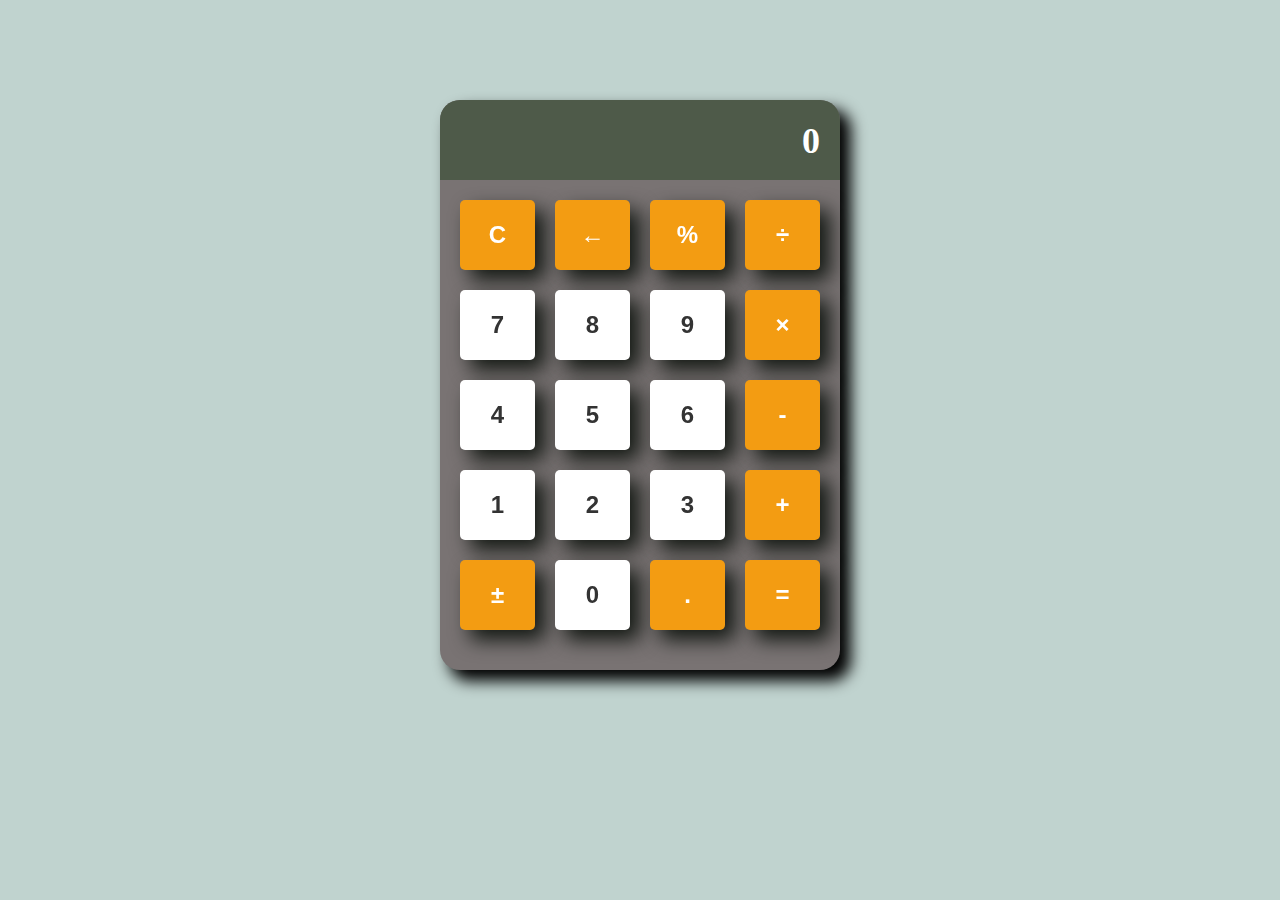
<file: CALCULATOR/index.html>
<!DOCTYPE html>
<html>
  <head>
    <meta charset="UTF-8">
    <title>CALCULATOR</title>
    <link rel="stylesheet" type="text/css" href="style.css">
  </head>
  <body>
    <div id="calculator">
      <div class="display">0</div>
      <div class="buttons">
        <button class="operator" value="clear">C</button>
        <button class="operator" value="backspace">&larr;</button>
        <button class="operator" value="%">%</button>
        <button class="operator" value="/">&divide;</button>
        <button value="7">7</button>
        <button value="8">8</button>
        <button value="9">9</button>
        <button class="operator" value="*">&times;</button>
        <button value="4">4</button>
        <button value="5">5</button>
        <button value="6">6</button>
        <button class="operator" value="-">-</button>
        <button value="1">1</button>
        <button value="2">2</button>
        <button value="3">3</button>
        <button class="operator" value="+">+</button>
        <button class="operator" value="+/-">&plusmn;</button>
        <button value="0">0</button>
        <button class="operator" value=".">.</button>
        <button class="operator" value="=">=</button>
      </div>
    </div>
  </body>
  <script src="script.js"></script>
</html>
</file>
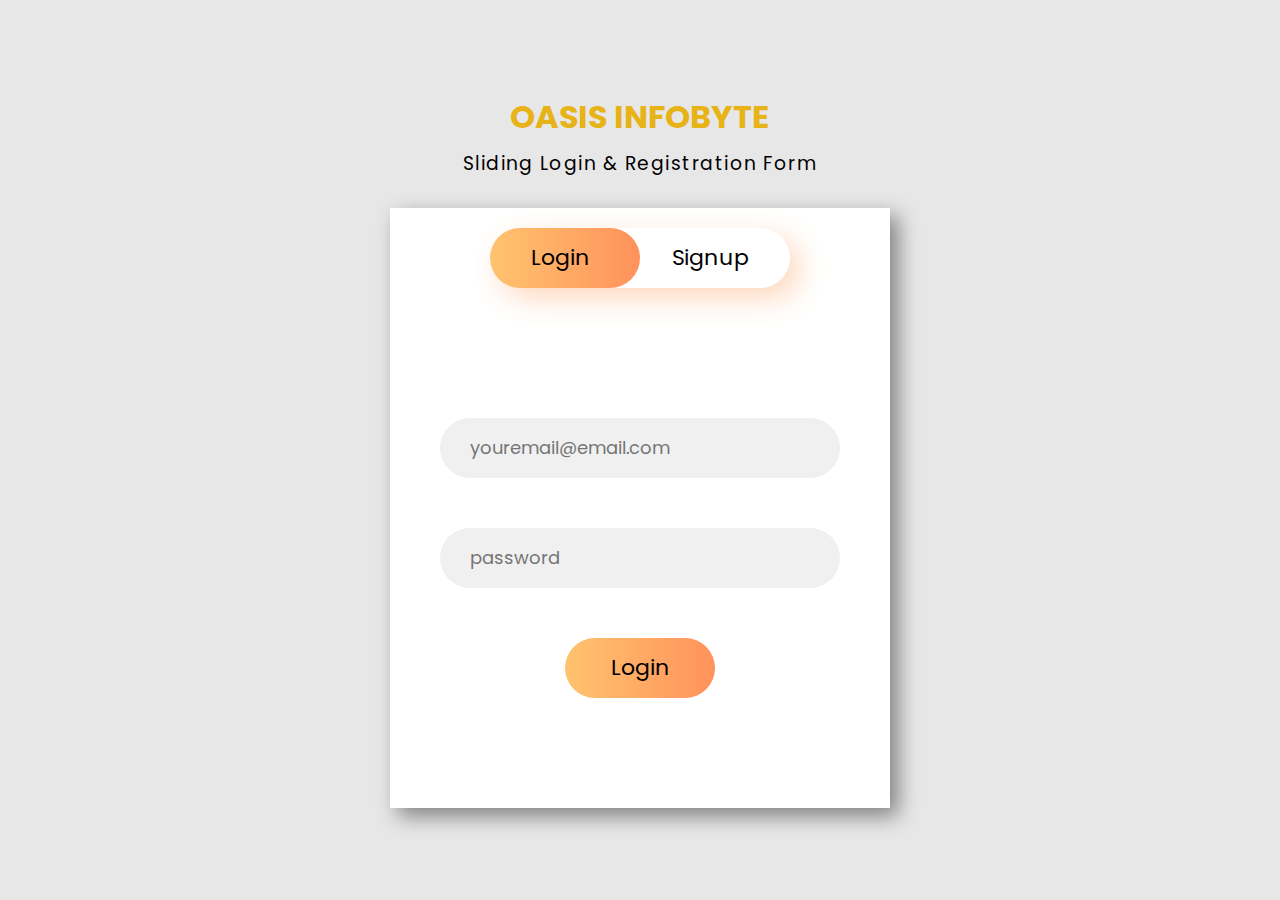
<file: LOGIN AUTHENTICATION/index.html>
<!DOCTYPE html>
<html lang="en">
<head>
	<meta charset="UTF-8">
	<meta name="viewport"
		content="width=device-width, 
						initial-scale=1.0">
	<title>OASIS LOGIN PAGE</title>
	<link rel="stylesheet"
		href="style.css">
</head>

<body>
	<header>
		<h1 class="heading">OASIS INFOBYTE</h1>
		<h3 class="title">Sliding Login & Registration Form</h3>
	</header>

	<!-- container div -->
	<div class="container">

		<!-- upper button section to select
			the login or signup form -->
		<div class="slider"></div>
		<div class="btn">
			<button class="login">Login</button>
			<button class="signup">Signup</button>
		</div>

		<!-- Form section that contains the
			login and the signup form -->
		<div class="form-section">

			<!-- login form -->
			<div class="login-box">
				<input type="email"
					class="email ele"
					placeholder="youremail@email.com">
				<input type="password"
					class="password ele"
					placeholder="password">
				<button class="clkbtn">Login</button>
			</div>

			<!-- signup form -->
			<div class="signup-box">
				<input type="text"
					class="name ele"
					placeholder="Enter your name">
				<input type="email"
					class="email ele"
					placeholder="youremail@email.com">
				<input type="password"
					class="password ele"
					placeholder="password">
				<input type="password"
					class="password ele"
					placeholder="Confirm password">
				<button class="clkbtn">Signup</button>
			</div>
		</div>
	</div>
	<script src="script.js"></script>
</body>
</html>
</file>
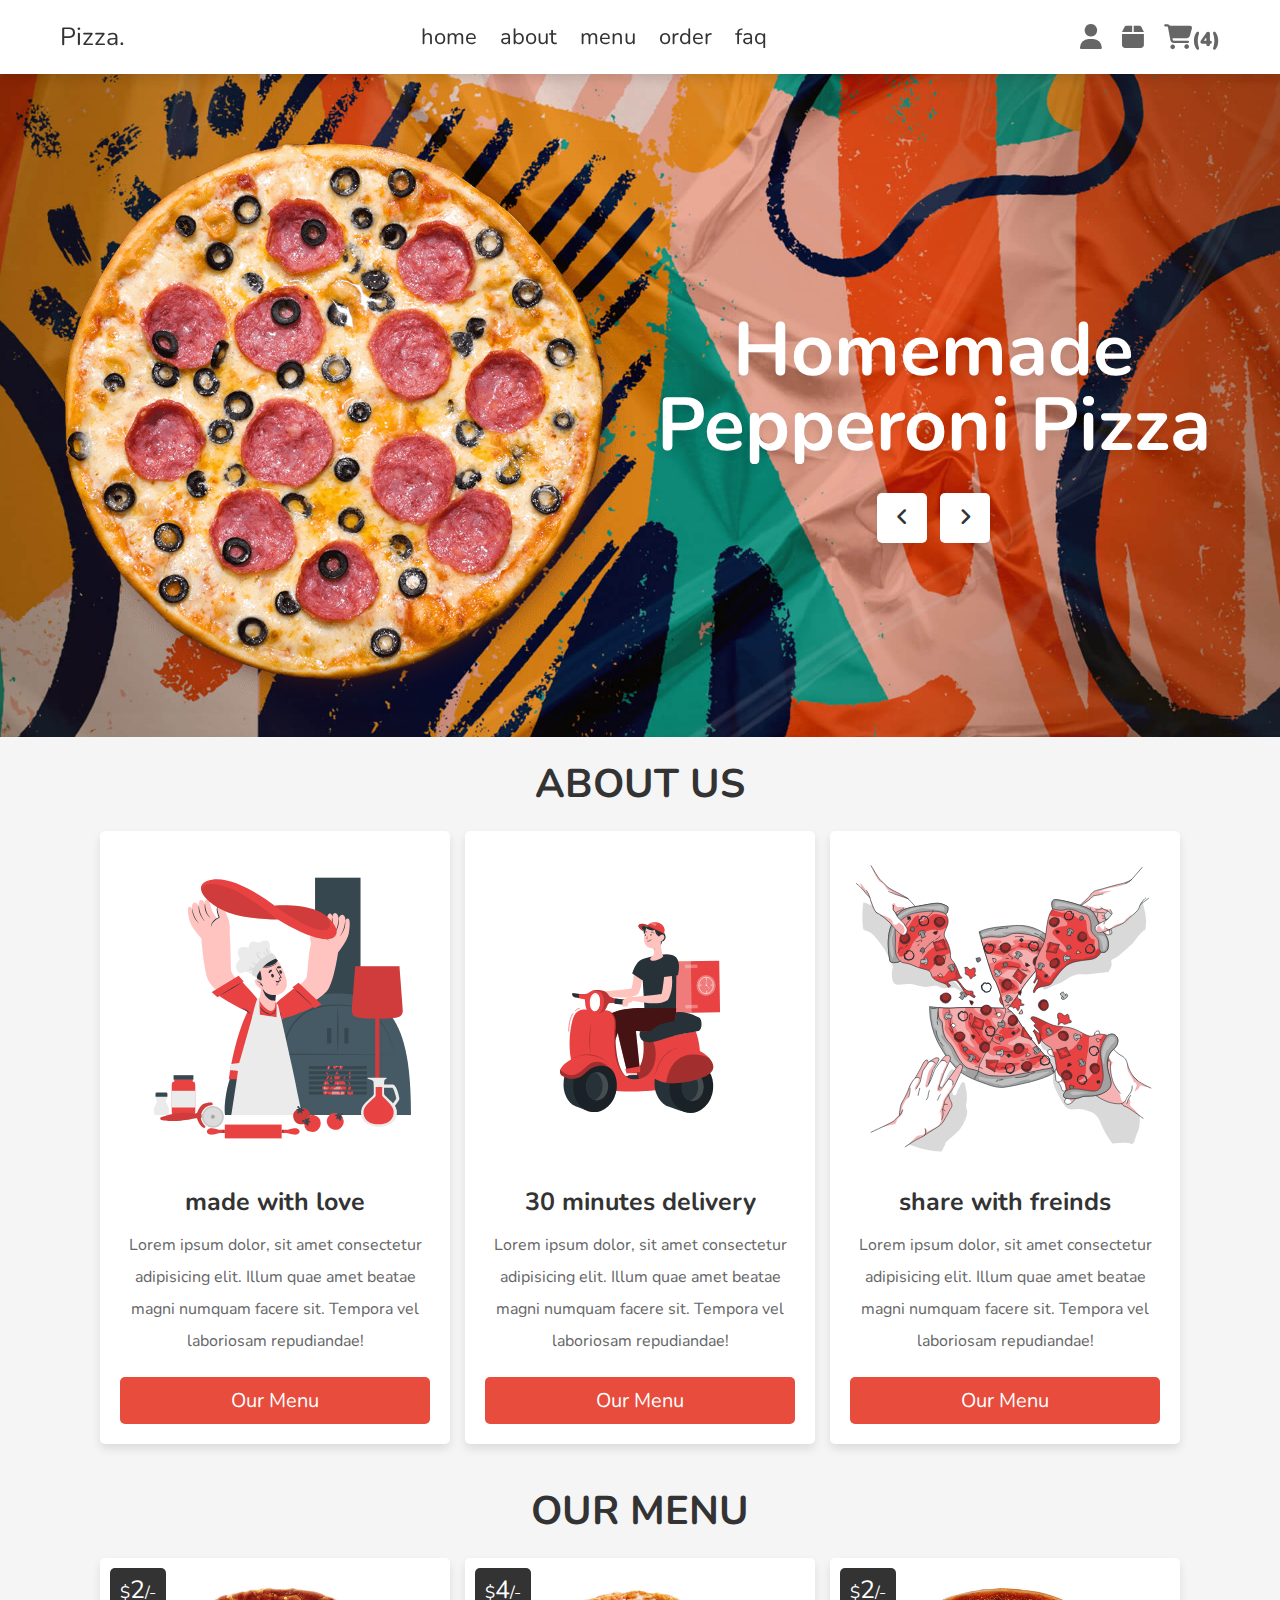
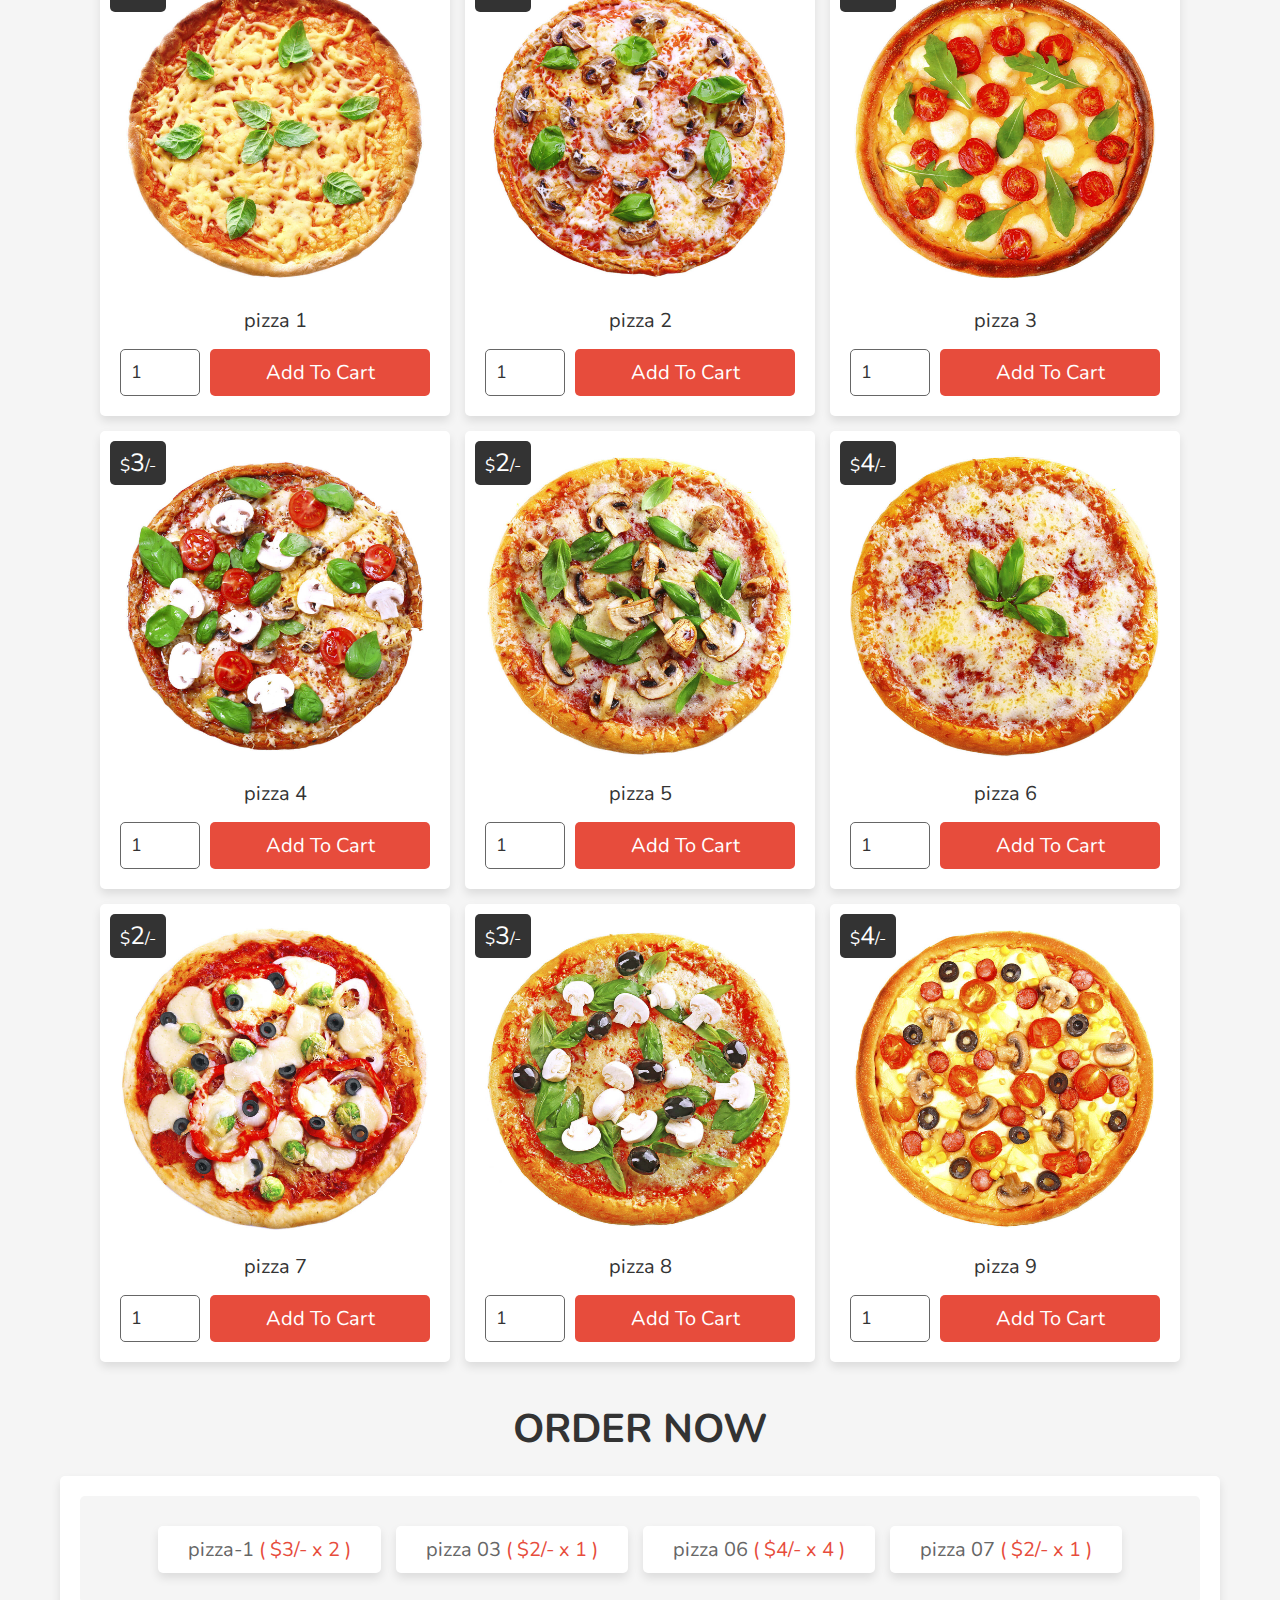
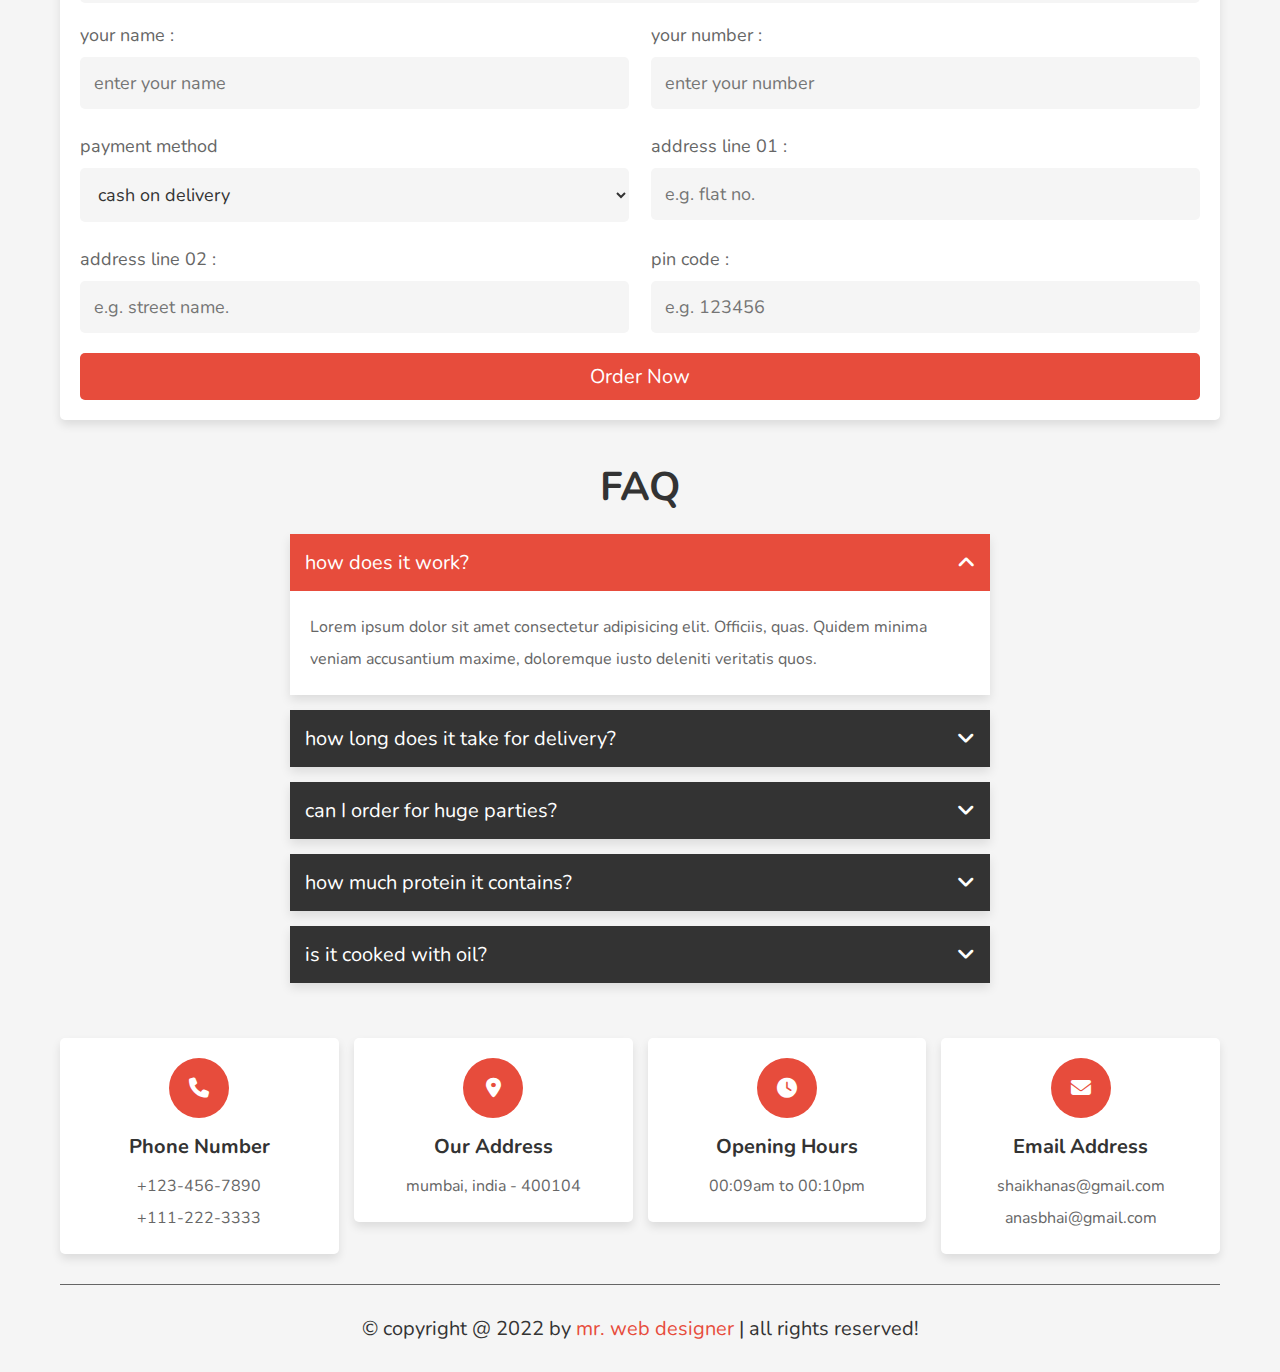
<file: PIZZA DELIVERY WEBSITE/index.html>
<!DOCTYPE html>
<html lang="en">
<head>
   <meta charset="UTF-8">
   <meta http-equiv="X-UA-Compatible" content="IE=edge">
   <meta name="viewport" content="width=device-width, initial-scale=1.0">
   <title>Complete Responsive Pizza Shop Website Design</title>

   <!-- font awesome cdn link  -->
   <link rel="stylesheet" href="https://cdnjs.cloudflare.com/ajax/libs/font-awesome/6.1.1/css/all.min.css">

   <!-- custom css file link  -->
   <link rel="stylesheet" href="css/style.css">

</head>
<body>
   
<!-- header section starts  -->

<header class="header">

   <section class="flex">

      <a href="#home" class="logo">Pizza.</a>

      <nav class="navbar">
         <a href="#home">home</a>
         <a href="#about">about</a>
         <a href="#menu">menu</a>
         <a href="#order">order</a>
         <a href="#faq">faq</a>
      </nav>

      <div class="icons">
         <div id="menu-btn" class="fas fa-bars"></div>
         <div id="user-btn" class="fas fa-user"></div>
         <div id="order-btn" class="fas fa-box"></div>
         <div id="cart-btn" class="fas fa-shopping-cart"><span>(4)</span></div>
      </div>

   </section>

</header>

<!-- header section ends -->

<div class="user-account">

   <section>

      <div id="close-account"><span>close</span></div>

      <div class="user">
         <p><span>you are not logged in now!</span></p>
      </div>

      <div class="display-orders">
         <p>pizza-1 <span>( $3/- x 2 )</span></p>
         <p>pizza 03 <span>( $2/- x 1 )</span></p>
         <p>pizza 06 <span>( $4/- x 4 )</span></p>
         <p>pizza 07 <span>( $2/- x 1 )</span></p>
      </div>

      <div class="flex">

         <form action="" method="post">
            <h3>login now</h3>
            <input type="email" name="email" required class="box" placeholder="enter your email" maxlength="50">
            <input type="password" name="pass" required class="box" placeholder="enter your password" maxlength="20">
            <input type="submit" value="login now" name="login" class="btn">
         </form>

         <form action="" method="post">
            <h3>register now</h3>
            <input type="text" name="name" required class="box" placeholder="enter your name" maxlength="20">
            <input type="email" name="email" required class="box" placeholder="enter your email" maxlength="50">
            <input type="password" name="pass" required class="box" placeholder="enter your password" maxlength="20">
            <input type="password" name="cpass" required class="box" placeholder="confirm your password" maxlength="20">
            <input type="submit" value="register now" name="register" class="btn">
         </form>

      </div>

   </section>

</div>

<div class="my-orders">

   <section>

      <div id="close-orders"><span>close</span></div>

      <h3 class="title"> my orders </h3>

      <div class="box">
         <p>placed on : <span>06/04/2022</span> </p>
         <p>name : <span>shaikh anas</span> </p>
         <p>number : <span>1234567890</span></p>
         <p>address : <span>flat no. 123, bulding no. 2, jogeshwari, mumbai, india - 400104</span></p>
         <p>payment method : <span>cash on delivery</span></p>
         <p>your orders : <span>pizza 01 $3/- x 2, pizza 03 $2/- x 1, pizza 06 $4/- x 4, pizza 07, $2/- x 1</span></p>
         <p>total price : <span>$11/-</span></p>
         <p>payment status : <span style="color: var(--red);">pending</span> </p>
      </div>

      <div class="box">
         <p>placed on : <span>06/04/2022</span> </p>
         <p>name : <span>shaikh anas</span> </p>
         <p>number : <span>1234567890</span></p>
         <p>address : <span>flat no. 123, bulding no. 2, jogeshwari, mumbai, india - 400104</span></p>
         <p>payment method : <span>cash on delivery</span></p>
         <p>your orders : <span>pizza 01 $3/- x 2, pizza 03 $2/- x 1, pizza 06 $4/- x 4, pizza 07, $2/- x 1</span></p>
         <p>total price : <span>$11/-</span></p>
         <p>payment status : <span style="color: var(--red);">pending</span> </p>
      </div>

   </section>

</div>

<div class="shopping-cart">

   <section>

      <div id="close-cart"><span>close</span></div>

      <div class="box">
         <a href="#" class="fas fa-times"></a>
         <img src="images/pizza-1.jpg" alt="">
         <div class="content">
            <p>pizza-1 <span>( $3/- x 2 )</span></p>
            <form action="" method="post">
               <input type="number" class="qty" name="qty" min="1" value="2" max="100">
               <button type="submit" class="fas fa-edit" name="update_qty"></button>
            </form>
         </div>
      </div>

      <div class="box">
         <a href="#" class="fas fa-times"></a>
         <img src="images/pizza-3.jpg" alt="">
         <div class="content">
            <p>pizza-3 <span>( $2/- x 1 )</span></p>
            <form action="" method="post">
               <input type="number" class="qty" name="qty" min="1" value="1" max="100">
               <button type="submit" class="fas fa-edit" name="update_qty"></button>
            </form>
         </div>
      </div>

      <div class="box">
         <a href="#" class="fas fa-times"></a>
         <img src="images/pizza-6.jpg" alt="">
         <div class="content">
            <p>pizza-6 <span>( $4/- x 2 )</span></p>
            <form action="" method="post">
               <input type="number" class="qty" name="qty" min="1" value="2" max="100">
               <button type="submit" class="fas fa-edit" name="update_qty"></button>
            </form>
         </div>
      </div>

      <div class="box">
         <a href="#" class="fas fa-times"></a>
         <img src="images/pizza-7.jpg" alt="">
         <div class="content">
            <p>pizza-7 <span>( $2/- x 1 )</span></p>
            <form action="" method="post">
               <input type="number" class="qty" name="qty" min="1" value="1" max="100">
               <button type="submit" class="fas fa-edit" name="update_qty"></button>
            </form>
         </div>
      </div>

      <a href="#order" class="btn">order now</a>

   </section>

</div>

<div class="home-bg">

   <section class="home" id="home">

      <div class="slide-container">

         <div class="slide active">
            <div class="image">
               <img src="images/home-img-1.png" alt="">
            </div>
            <div class="content">
               <h3>homemade Pepperoni Pizza</h3>
               <div class="fas fa-angle-left" onclick="prev()"></div>
               <div class="fas fa-angle-right" onclick="next()"></div>
            </div>
         </div>

         <div class="slide">
            <div class="image">
               <img src="images/home-img-2.png" alt="">
            </div>
            <div class="content">
               <h3>Pizza With Mushrooms</h3>
               <div class="fas fa-angle-left" onclick="prev()"></div>
               <div class="fas fa-angle-right" onclick="next()"></div>
            </div>
         </div>

         <div class="slide">
            <div class="image">
               <img src="images/home-img-3.png" alt="">
            </div>
            <div class="content">
               <h3>Mascarpone And Mushrooms</h3>
               <div class="fas fa-angle-left" onclick="prev()"></div>
               <div class="fas fa-angle-right" onclick="next()"></div>
            </div>
         </div>

      </div>

   </section>

</div>

<!-- about section starts  -->

<section class="about" id="about">

   <h1 class="heading">about us</h1>

   <div class="box-container">

      <div class="box">
         <img src="images/about-1.svg" alt="">
         <h3>made with love</h3>
         <p>Lorem ipsum dolor, sit amet consectetur adipisicing elit. Illum quae amet beatae magni numquam facere sit. Tempora vel laboriosam repudiandae!</p>
         <a href="#menu" class="btn">our menu</a>
      </div>

      <div class="box">
         <img src="images/about-2.svg" alt="">
         <h3>30 minutes delivery</h3>
         <p>Lorem ipsum dolor, sit amet consectetur adipisicing elit. Illum quae amet beatae magni numquam facere sit. Tempora vel laboriosam repudiandae!</p>
         <a href="#menu" class="btn">our menu</a>
      </div>

      <div class="box">
         <img src="images/about-3.svg" alt="">
         <h3>share with freinds</h3>
         <p>Lorem ipsum dolor, sit amet consectetur adipisicing elit. Illum quae amet beatae magni numquam facere sit. Tempora vel laboriosam repudiandae!</p>
         <a href="#menu" class="btn">our menu</a>
      </div>

   </div>

</section>

<!-- about section ends -->

<!-- menu section starts  -->

<section id="menu" class="menu">

   <h1 class="heading">our menu</h1>

   <div class="box-container">

      <div class="box">
         <div class="price">$<span>2</span>/-</div>
         <img src="images/pizza-1.jpg" alt="">
         <div class="name">pizza 1</div>
         <form action="" method="post">
            <input type="number" min="1" max="100" value="1" class="qty" name="qty">
            <input type="submit" value="add to cart" name="add_to_cart" class="btn">
         </form>
      </div>

      <div class="box">
         <div class="price">$<span>4</span>/-</div>
         <img src="images/pizza-2.jpg" alt="">
         <div class="name">pizza 2</div>
         <form action="" method="post">
            <input type="number" min="1" max="100" value="1" class="qty" name="qty">
            <input type="submit" value="add to cart" name="add_to_cart" class="btn">
         </form>
      </div>

      <div class="box">
         <div class="price">$<span>2</span>/-</div>
         <img src="images/pizza-3.jpg" alt="">
         <div class="name">pizza 3</div>
         <form action="" method="post">
            <input type="number" min="1" max="100" value="1" class="qty" name="qty">
            <input type="submit" value="add to cart" name="add_to_cart" class="btn">
         </form>
      </div>

      <div class="box">
         <div class="price">$<span>3</span>/-</div>
         <img src="images/pizza-4.jpg" alt="">
         <div class="name">pizza 4</div>
         <form action="" method="post">
            <input type="number" min="1" max="100" value="1" class="qty" name="qty">
            <input type="submit" value="add to cart" name="add_to_cart" class="btn">
         </form>
      </div>

      <div class="box">
         <div class="price">$<span>2</span>/-</div>
         <img src="images/pizza-5.jpg" alt="">
         <div class="name">pizza 5</div>
         <form action="" method="post">
            <input type="number" min="1" max="100" value="1" class="qty" name="qty">
            <input type="submit" value="add to cart" name="add_to_cart" class="btn">
         </form>
      </div>

      <div class="box">
         <div class="price">$<span>4</span>/-</div>
         <img src="images/pizza-6.jpg" alt="">
         <div class="name">pizza 6</div>
         <form action="" method="post">
            <input type="number" min="1" max="100" value="1" class="qty" name="qty">
            <input type="submit" value="add to cart" name="add_to_cart" class="btn">
         </form>
      </div>

      <div class="box">
         <div class="price">$<span>2</span>/-</div>
         <img src="images/pizza-7.jpg" alt="">
         <div class="name">pizza 7</div>
         <form action="" method="post">
            <input type="number" min="1" max="100" value="1" class="qty" name="qty">
            <input type="submit" value="add to cart" name="add_to_cart" class="btn">
         </form>
      </div>

      <div class="box">
         <div class="price">$<span>3</span>/-</div>
         <img src="images/pizza-8.jpg" alt="">
         <div class="name">pizza 8</div>
         <form action="" method="post">
            <input type="number" min="1" max="100" value="1" class="qty" name="qty">
            <input type="submit" value="add to cart" name="add_to_cart" class="btn">
         </form>
      </div>

      <div class="box">
         <div class="price">$<span>4</span>/-</div>
         <img src="images/pizza-9.jpg" alt="">
         <div class="name">pizza 9</div>
         <form action="" method="post">
            <input type="number" min="1" max="100" value="1" class="qty" name="qty">
            <input type="submit" value="add to cart" name="add_to_cart" class="btn">
         </form>
      </div>

   </div>

</section>

<!-- menu section ends -->

<!-- order section starts  -->

<section class="order" id="order">

   <h1 class="heading">order now</h1>

   <form action="" method="post">

      <div class="display-orders">
         <p>pizza-1 <span>( $3/- x 2 )</span></p>
         <p>pizza 03 <span>( $2/- x 1 )</span></p>
         <p>pizza 06 <span>( $4/- x 4 )</span></p>
         <p>pizza 07 <span>( $2/- x 1 )</span></p>
      </div>

      <div class="flex">
         <div class="inputBox">
            <span>your name :</span>
            <input type="text" name="name" class="box" required placeholder="enter your name" maxlength="20">
         </div>
         <div class="inputBox">
            <span>your number :</span>
            <input type="number" name="number" class="box" required placeholder="enter your number" min="0">
         </div>
         <div class="inputBox">
            <span>payment method</span>
            <select name="method" class="box">
               <option value="cash on delivery">cash on delivery</option>
               <option value="credit card">credit card</option>
               <option value="paytm">paytm</option>
               <option value="paypal">paypal</option>
            </select>
         </div>
         <div class="inputBox">
            <span>address line 01 :</span>
            <input type="text" name="flat" class="box" required placeholder="e.g. flat no." maxlength="50">
         </div>
         <div class="inputBox">
            <span>address line 02 :</span>
            <input type="text" name="street" class="box" required placeholder="e.g. street name." maxlength="50">
         </div>
         <div class="inputBox">
            <span>pin code :</span>
            <input type="number" name="pin_code" class="box" required placeholder="e.g. 123456" min="0">
         </div>
      </div>

      <input type="submit" value="order now" class="btn" name="order">

   </form>

</section>

<!-- order section ends -->

<!-- faq section starts  -->

<section class="faq" id="faq">

   <h1 class="heading">FAQ</h1>

   <div class="accordion-container">

      <div class="accordion active">
         <div class="accordion-heading">
            <span>how does it work?</span>
            <i class="fas fa-angle-down"></i>
         </div>
         <p class="accrodion-content">
            Lorem ipsum dolor sit amet consectetur adipisicing elit. Officiis, quas. Quidem minima veniam accusantium maxime, doloremque iusto deleniti veritatis quos.
         </p>
      </div>

      <div class="accordion">
         <div class="accordion-heading">
            <span>how long does it take for delivery?</span>
            <i class="fas fa-angle-down"></i>
         </div>
         <p class="accrodion-content">
            Lorem ipsum dolor sit amet consectetur adipisicing elit. Officiis, quas. Quidem minima veniam accusantium maxime, doloremque iusto deleniti veritatis quos.
         </p>
      </div>

      <div class="accordion">
         <div class="accordion-heading">
            <span>can I order for huge parties?</span>
            <i class="fas fa-angle-down"></i>
         </div>
         <p class="accrodion-content">
            Lorem ipsum dolor sit amet consectetur adipisicing elit. Officiis, quas. Quidem minima veniam accusantium maxime, doloremque iusto deleniti veritatis quos.
         </p>
      </div>

      <div class="accordion">
         <div class="accordion-heading">
            <span>how much protein it contains?</span>
            <i class="fas fa-angle-down"></i>
         </div>
         <p class="accrodion-content">
            Lorem ipsum dolor sit amet consectetur adipisicing elit. Officiis, quas. Quidem minima veniam accusantium maxime, doloremque iusto deleniti veritatis quos.
         </p>
      </div>


      <div class="accordion">
         <div class="accordion-heading">
            <span>is it cooked with oil?</span>
            <i class="fas fa-angle-down"></i>
         </div>
         <p class="accrodion-content">
            Lorem ipsum dolor sit amet consectetur adipisicing elit. Officiis, quas. Quidem minima veniam accusantium maxime, doloremque iusto deleniti veritatis quos.
         </p>
      </div>

   </div>

</section>

<!-- faq section ends -->

<!-- footer section starts  -->

<section class="footer">

   <div class="box-container">

      <div class="box">
         <i class="fas fa-phone"></i>
         <h3>phone number</h3>
         <p>+123-456-7890</p>
         <p>+111-222-3333</p>
      </div>

      <div class="box">
         <i class="fas fa-map-marker-alt"></i>
         <h3>our address</h3>
         <p>mumbai, india - 400104</p>
      </div>

      <div class="box">
         <i class="fas fa-clock"></i>
         <h3>opening hours</h3>
         <p>00:09am to 00:10pm</p>
      </div>

      <div class="box">
         <i class="fas fa-envelope"></i>
         <h3>email address</h3>
         <p>shaikhanas@gmail.com</p>
         <p>anasbhai@gmail.com</p>
      </div>

   </div>

   <div class="credit">
      &copy; copyright @ 2022 by <span>mr. web designer</span> | all rights reserved!
   </div>

</section>

<!-- footer section ends -->



















<!-- custom js file link  -->
<script src="js/script.js"></script>

</body>
</html>
</file>
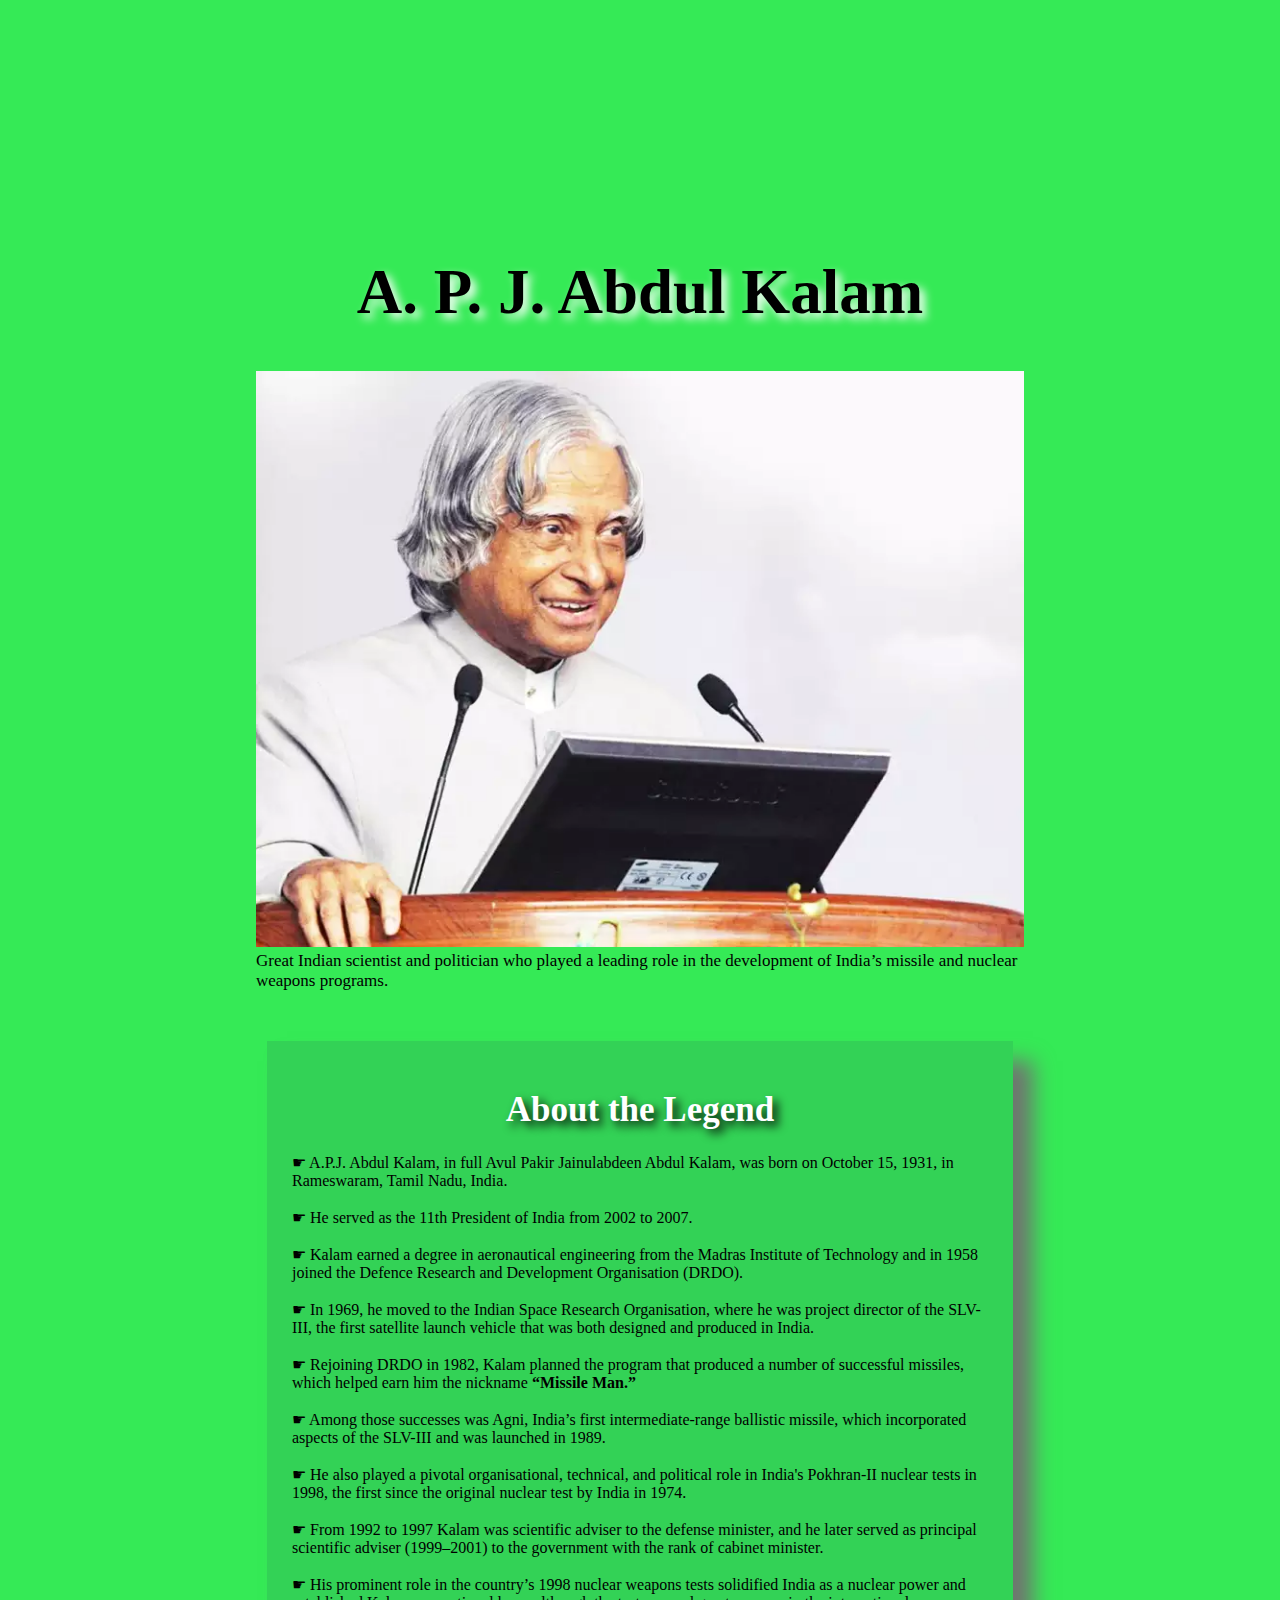
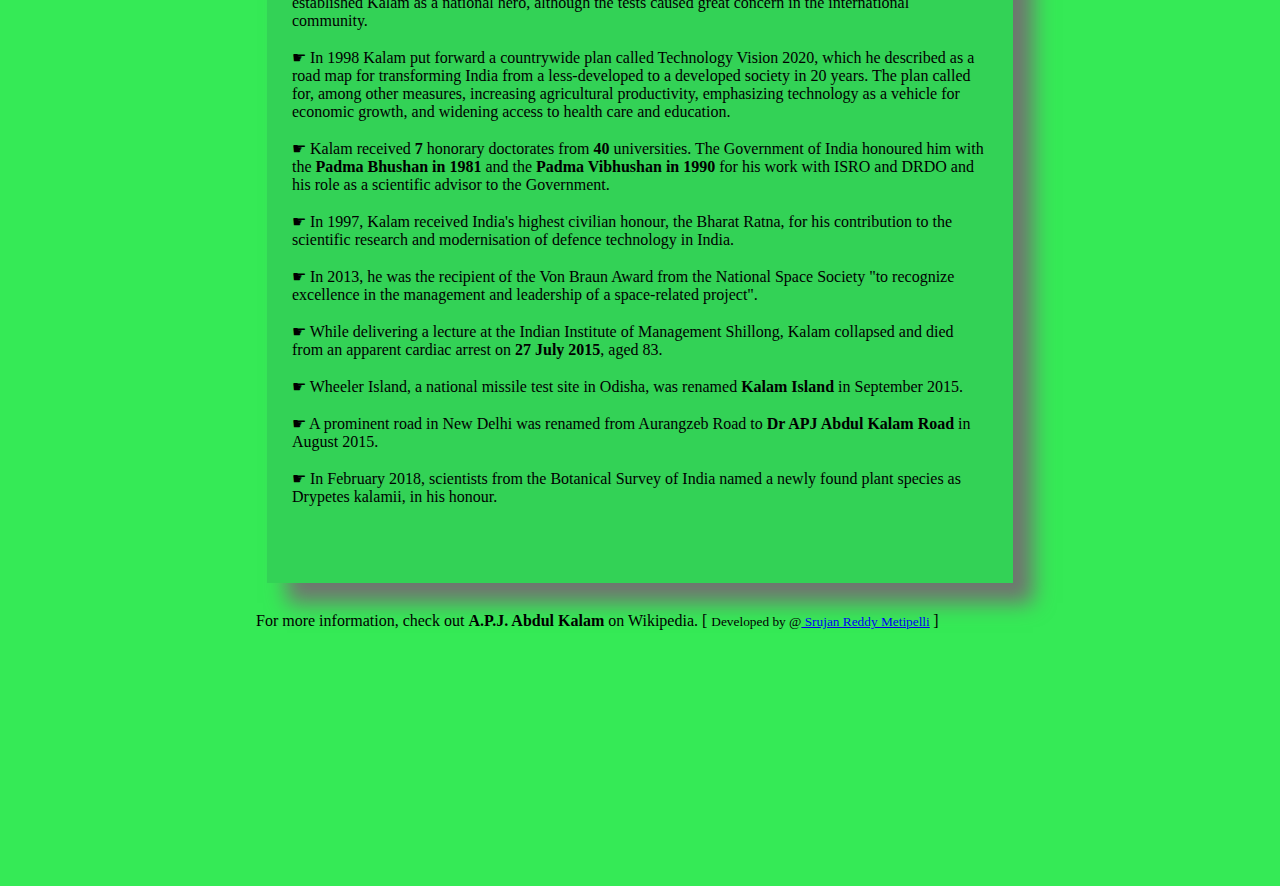
<file: TRIBUTE PAGE/index.html>
<!DOCTYPE html>
<html lang="en">

<head>
	<style>
		/* Styling the body element
		like body color and margin */

		body {
			background-color: #35ea56;
			margin: 20%;
		}

		/* Styling the Title and giving
		shadow to the title */
		#title {
			text-align: center;
			text-shadow: 5px 5px 10px white;
			font-size: 7vh;
		}

		/* Setting width and display
		type of image */
		img {
			display: inline-block;
			width: 100%;
		}

		/* Setting font color and font
		size of the image-caption */
		#caption {
			font-size: 17px;
			font-family: Gill Sans;
			color: black;
		}

		/* Styling the content of the page like-
		padding, font-size, font color etc.*/
		div#tribute-data {
			background-color: rgb(46, 139, 87, 0.25);
			box-shadow: 20px 20px 20px #707570;
			font-family: Georgia;
			padding: 25px 25px;
			margin: 11px;
			margin-top: 50px;
		}

		/* Styling the title of the content */
		h1.title-APJ {
			font-size: 35px;
			color: white;
			text-align: center;
			text-shadow: 5px 5px 10px black;
		}

		/* Styling the link provided at the end */
		#tribute-link {
			text-decoration: none;
			color: black;
		}
	</style>
</head>

<body>
	<main id="main">

		<!-- Title of the page -->
		<h1 id="title">
			A. P. J. Abdul Kalam
		</h1>

		<div id="img">

			<!--Image of the Tribute Person-->
			<img src="abdul kalam 2.jpg"
				id="image"
				alt="Error Loading Image">
			<small id="caption">
				Great Indian scientist and
				politician who played a leading
				role in the development of India’s
				missile and nuclear weapons
				programs.
			</small>
		</div>

		<div id="tribute-data">

			<!--Achievements and other
				details of the person-->
			<h1 class="title-APJ">
				About the Legend
			</h1>
			<p>
				☛ A.P.J. Abdul Kalam, in full
				Avul Pakir Jainulabdeen Abdul Kalam,
				was born on October 15, 1931, in
				Rameswaram, Tamil Nadu, India.<br><br>
				☛ He served as the 11th President
				of India from 2002 to 2007.<br><br>
				☛ Kalam earned a degree in
				aeronautical engineering from the
				Madras Institute of Technology and in
				1958 joined the Defence Research and
				Development Organisation (DRDO).<br><br>
				☛ In 1969, he moved to the Indian
				Space Research Organisation, where he
				was project director of the SLV-III, the
				first satellite launch vehicle that was
				both designed and produced in India.
				<br><br> ☛ Rejoining DRDO in 1982,
				Kalam planned the program that produced
				a number of successful missiles, which
				helped earn him the nickname <strong>
					“Missile Man.”</strong>
				<br><br> ☛ Among those successes
				was Agni, India’s first intermediate-range
				ballistic missile, which incorporated
				aspects of the SLV-III and was launched
				in 1989.
				<br><br> ☛ He also played a
				pivotal organisational, technical,
				and political role in India's Pokhran-II
				nuclear tests in 1998, the first since
				the original nuclear test by India in 1974.
				<br><br> ☛ From 1992 to 1997 Kalam
				was scientific adviser to the defense
				minister, and he later served as principal
				scientific adviser (1999–2001) to the
				government with the rank of cabinet minister.
				<br><br> ☛ His prominent role in
				the country’s 1998 nuclear weapons tests
				solidified India as a nuclear power and
				established Kalam as a national hero,
				although the tests caused great concern
				in the international community.
				<br><br> ☛ In 1998 Kalam put
				forward a countrywide plan called
				Technology Vision 2020, which he described
				as a road map for transforming India from
				a less-developed to a developed society
				in 20 years. The plan called for, among
				other measures, increasing agricultural
				productivity, emphasizing technology as
				a vehicle for economic growth, and
				widening access to health care and
				education.
				<br><br> ☛ Kalam received <b>7</b>
				honorary doctorates from <b>40</b>
				universities. The Government of India
				honoured him with the <b>Padma Bhushan
					in 1981</b> and the <b>Padma Vibhushan
					in 1990</b> for his work with ISRO and
				DRDO and his role as a scientific advisor
				to the Government.
				<br><br> ☛ In 1997, Kalam received
				India's highest civilian honour, the
				Bharat Ratna, for his contribution to
				the scientific research and modernisation
				of defence technology in India.
				<br><br> ☛ In 2013, he was the
				recipient of the Von Braun Award from
				the National Space Society "to recognize
				excellence in the management and leadership
				of a space-related project".
				<br><br> ☛ While delivering a
				lecture at the Indian Institute of
				Management Shillong, Kalam collapsed and
				died from an apparent cardiac arrest on
				<b>27 July 2015</b>, aged 83.
				<br><br> ☛ Wheeler Island, a
				national missile test site in Odisha, was
				renamed <b>Kalam Island</b> in September
				2015.
				<br><br> ☛ A prominent road in
				New Delhi was renamed from Aurangzeb
				Road to <b>Dr APJ Abdul Kalam Road</b>
				in August 2015.
				<br><br> ☛ In February 2018,
				scientists from the Botanical Survey
				of India named a newly found plant
				species as Drypetes kalamii, in his
				honour.
				<br><br><br>
			</p>

		</div>
		<br>
		For more information,
		check out
		<a id="tribute-link" href="#">
			<b>A.P.J. Abdul Kalam</b> 
		</a>on Wikipedia. [
			<small>Developed by @<a href="#">
					Srujan Reddy Metipelli</a>
		</small>]
	</main>
</body>

</html>
</file>
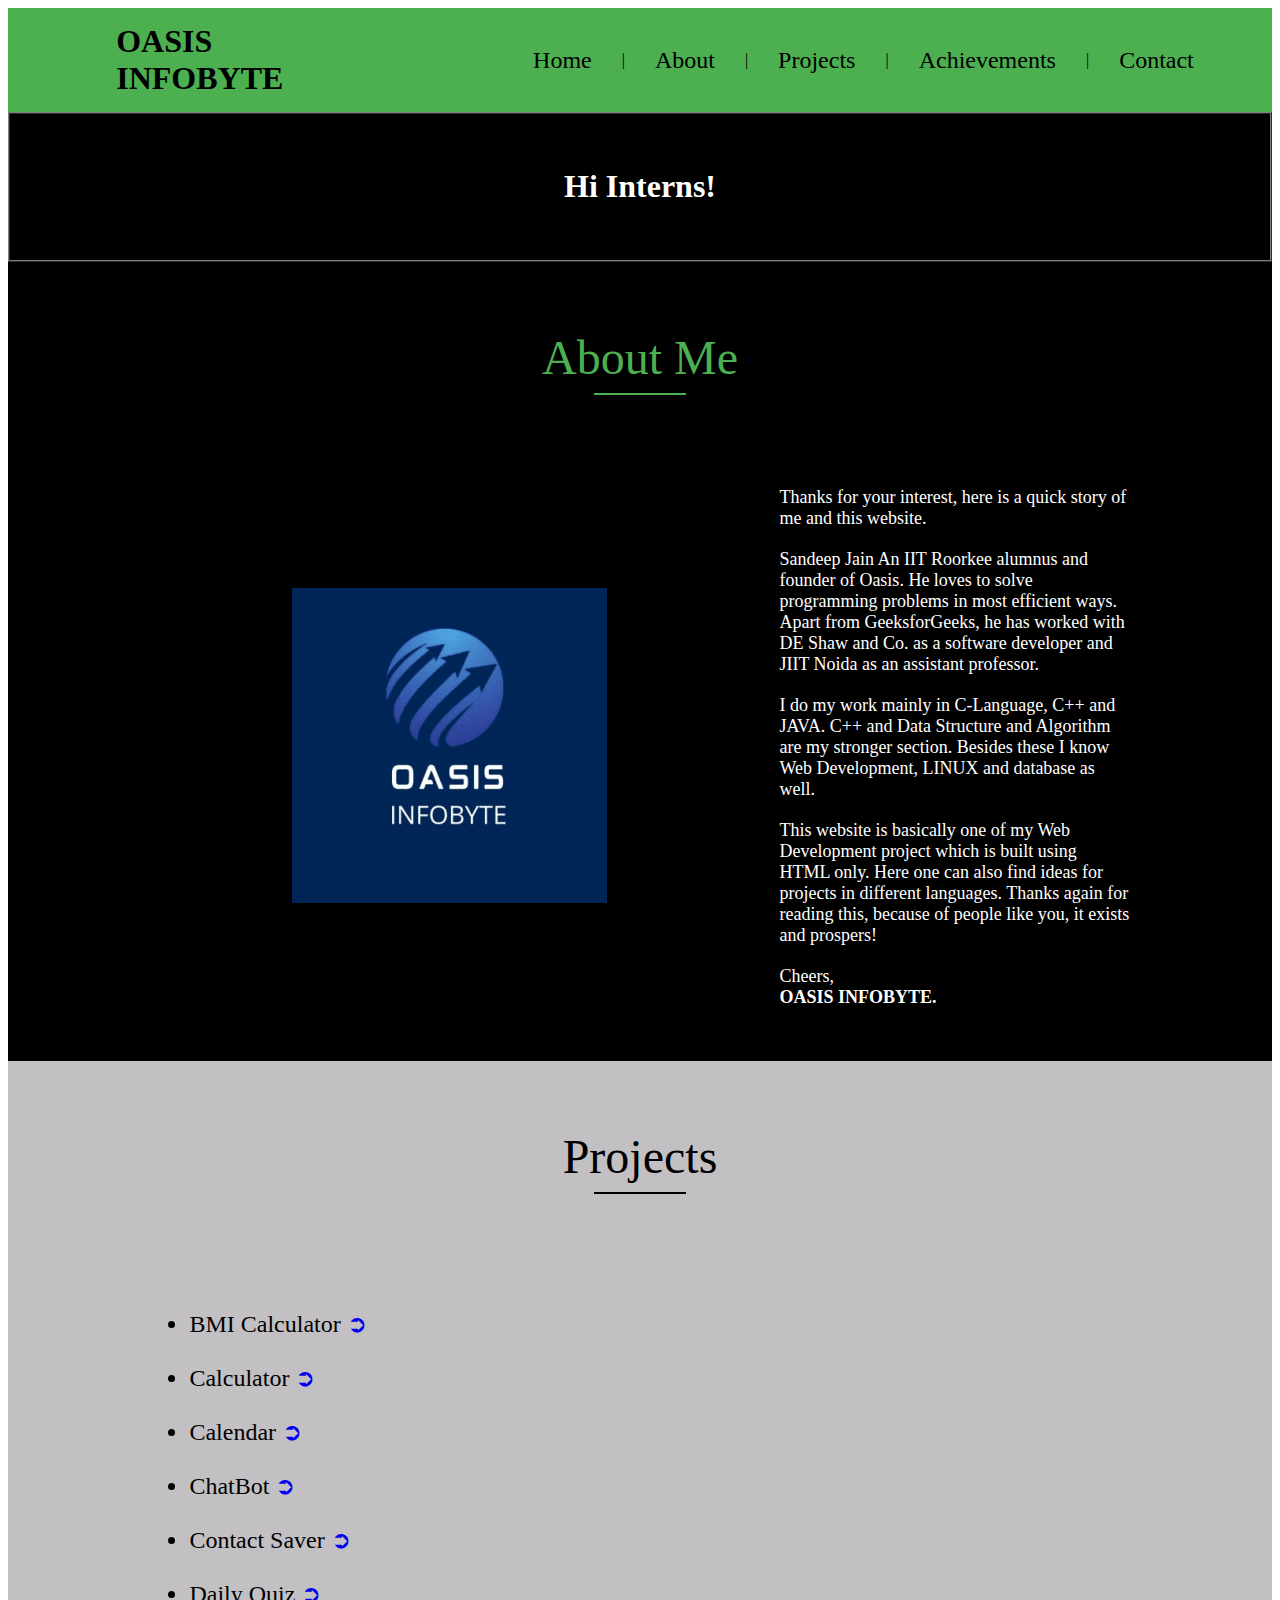
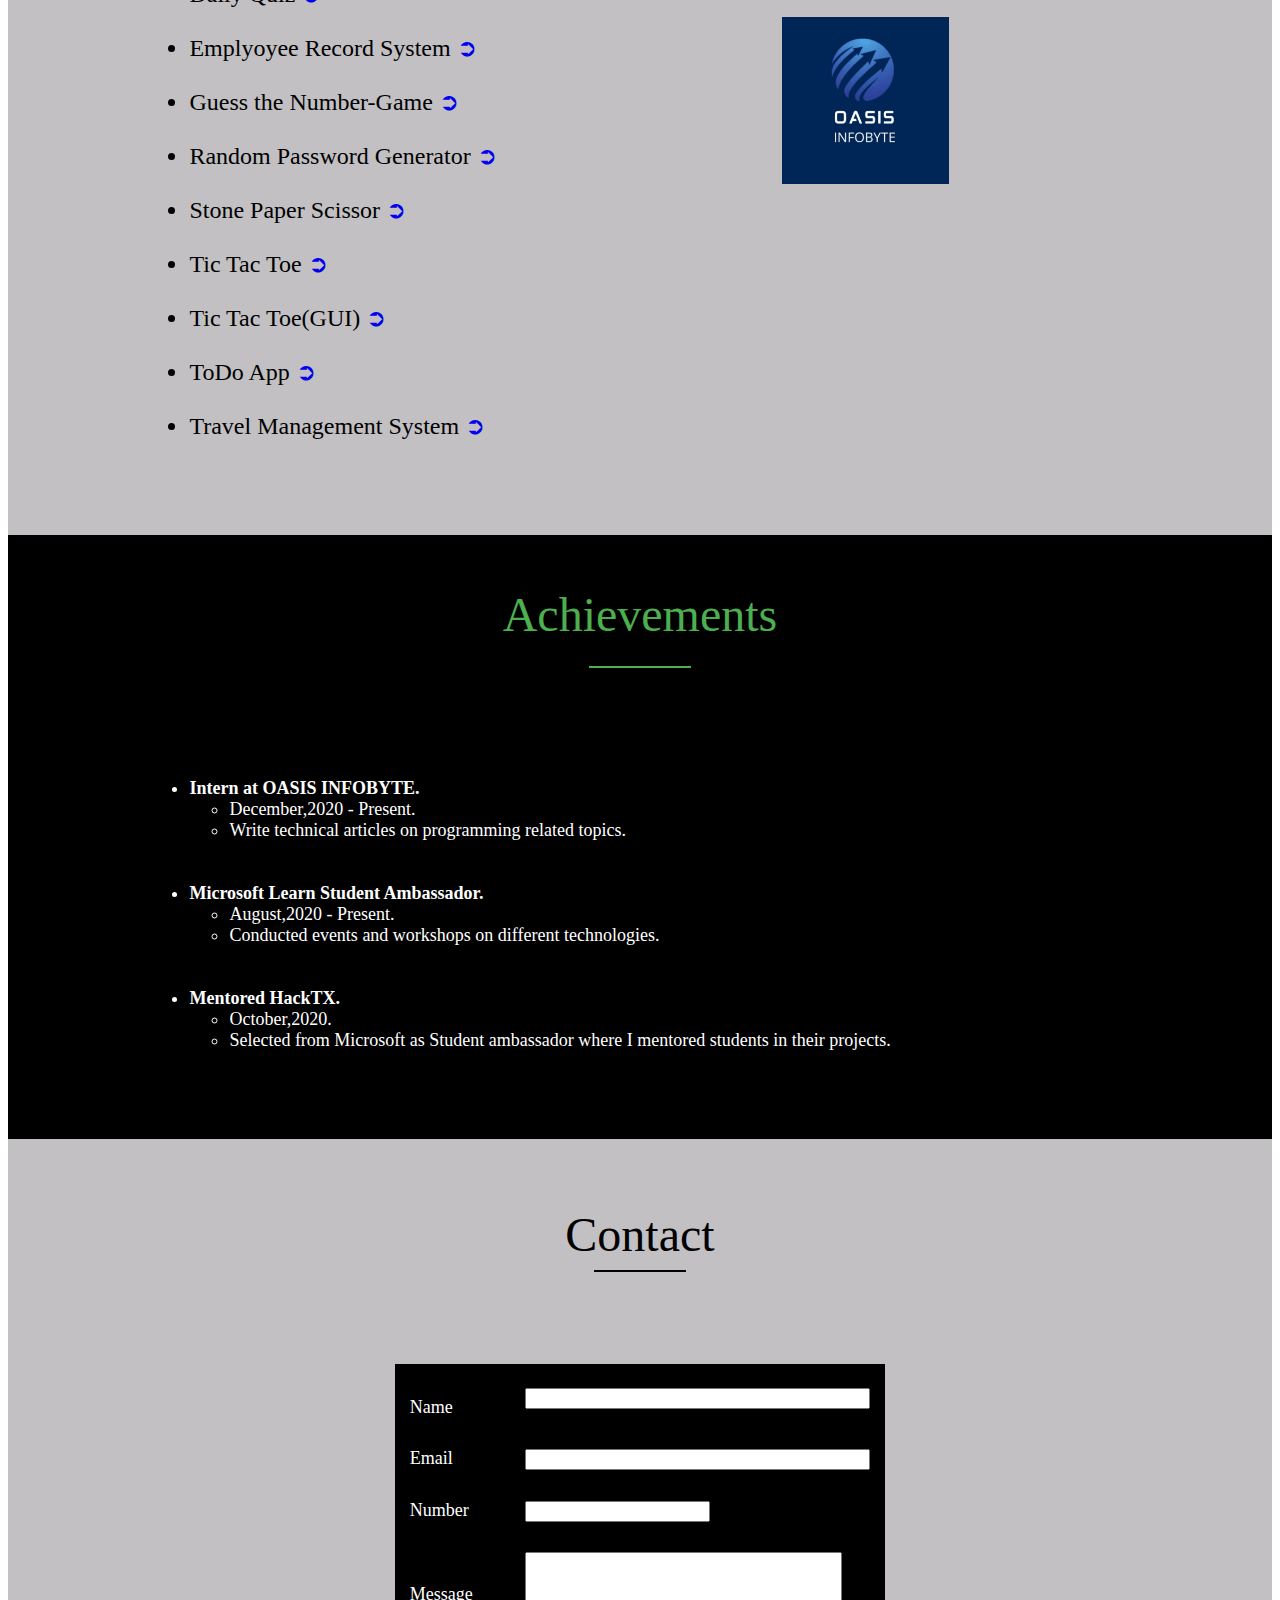
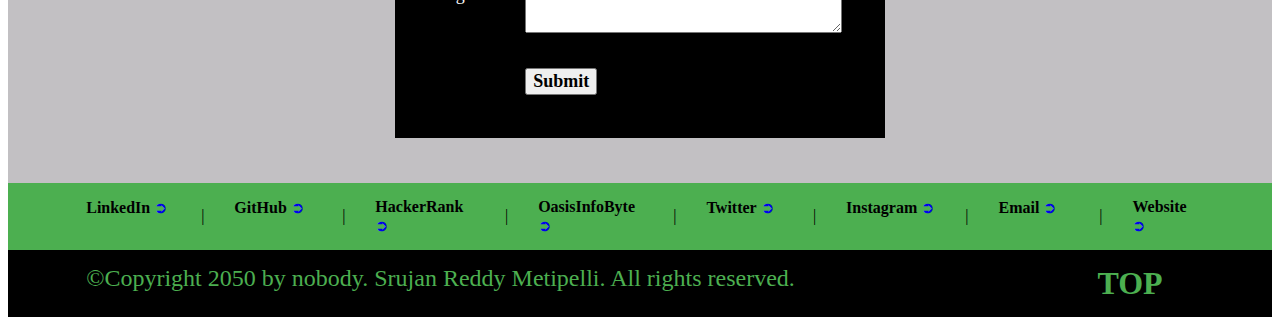
<file: PORTFOLIO/protofolio.html>
<!DOCTYPE html>
<html lang="en">

<head>
	<meta charset="UTF-8">
	<meta name="viewport"
		content="width=device-width, initial-scale=1.0">
	<title>HTML Project</title>
</head>

<body>
	<!--Header(start)-->
	<table id="header" border="0"
		width="100%" cellpadding="0"
		cellspacing="0" bgcolor="#4CAF50">
		<tr>
			<td>
				<table border="0" cellpadding="15"
					cellspacing="0" width="90%"
					align="center">
					<tr>
						<td>
							

						</td>

						<td>
							<font face="Times rohman" size="6">
								<b>OASIS INFOBYTE</b>
							</font>
						</td>

						<td width="15%">
							
						</td>

						<td>
							<a href="#home"
							style="text-decoration:none">
								<font face="Verdana"
									size="5" color=black>
									Home
								</font>
							</a>
						</td>

						<td>
							|
						</td>

						<td>
							<a href="#about"
							style="text-decoration:none">
								<font face="Verdana"
									size="5" color=black>
									About
								</font>
							</a>
						</td>

						<td>
							|
						</td>

						<td>
							<a href="#projects"
							style="text-decoration:none">
								<font face="Verdana"
									size="5" color=black>
									Projects
								</font>
							</a>
						</td>

						<td>
							|
						</td>

						<td>
							<a href="#achievements"
							style="text-decoration:none">
								<font face="Verdana"
									size="5" color=black>
									Achievements
								</font>
							</a>
						</td>

						<td>
							|
						</td>

						<td>
							<a href="#contact"
							style="text-decoration:none">
								<font face="Verdana"
									size="5" color=black>
									Contact
								</font>
							</a>
						</td>
					</tr>
				</table>
			</td>
		</tr>
	</table>
	<!--Header(end)-->

	<!--Home(start)-->
	<table id="home" border="1" width="100%"
		cellpadding="20" cellspacing="0" bgcolor="black">
		<tr>
			<td>
				<table border="0" cellpadding="15"
					cellspacing="0" width="90%" align="center">
					<tr>
						<td align="center" valign="middle">
							<h3>
								<font face="Times New Roman"
									size="6" color="#ffffff">
									Hi Interns!
								</font>
							</h3>

							<h2>
								<font face="Verdana" size="6"
									color="#4CAF50">
									<!-- Freelance Programmer -->
								</font>
							</h2>
						</td>
					</tr>
				</table>
			</td>
		</tr>
	</table>
	<!--Home(end)-->


	<!--About(start)-->
	<table id="about" border="0" width="100%"
		cellpadding="0" cellspacing="0" bgcolor="black">
		<tr>
			<td>
				<table border="0" cellpadding="15"
					cellspacing="0" width="80%" align="center">
					<tr>
						<td height="180" align="center"
							valign="middle" colspan="2">
							<font face="Verdana" size="7"
								color="#4CAF50">
								About Me
							</font>
							<hr color="#4CAF50" width="90">
						</td>
					</tr>

					<tr>
						<td width="40%">
							<img src="img.png">
						</td>

						<td width="60%">
							<font face="Verdana" size="4"
								color="white">
								Thanks for your interest, here 
								is a quick story of me and this 
								website.
								<hr color="black">
								Sandeep Jain An IIT Roorkee alumnus 
								and founder of Oasis. He 
								loves to solve programming problems 
								in most efficient ways. Apart from 
								GeeksforGeeks, he has worked with 
								DE Shaw and Co. as a software 
								developer and JIIT Noida as an 
								assistant professor.
								<hr color="black">

								I do my work mainly in C-Language, 
								C++ and JAVA. C++ and Data Structure
								and Algorithm are my stronger section.
								Besides these I know Web Development,
								LINUX and database as well.
								<hr color="black">

								This website is basically one of my 
								Web Development project which is 
								built using HTML only.
								Here one can also find ideas for 
								projects in different languages.

								Thanks again for reading this, 
								because of people like you, it 
								exists and prospers!
								<hr color="black">
								Cheers,
								<br>
								<b>OASIS INFOBYTE.</b>
							</font>
						</td>
					</tr>
				</table>
				<hr color="black">
				<hr color="black">
				<hr color="black">
			</td>
		</tr>
	</table>
	<!--About(end)-->


	<!--Projects(start)-->
	<table id="projects" border="0" width="100%"
		cellpadding="0" cellspacing="0" bgcolor="#c2c0c3">
		<tr>
			<td>
				<table border="0" cellpadding="15"
					cellspacing="0" width="80%" align="center">
					<tr>
						<td height="180" align="center"
							valign="middle" colspan="2">
							<font face="Verdana" size="7"
								color="black">
								Projects
							</font>
							<hr color="black" width="90">
						</td>
					</tr>

					<tr>
						<td height="10">
							<font face="Times New Roman"
								size="5" color="black">
								<ul>
									<li>
										BMI Calculator
										<a href="#"
										style="text-decoration:none">
											 ➲
										</a>
									</li>

									<li>
										<hr color="#c2c0c3">
										Calculator
										<a href="#"
										style="text-decoration:none"
											color="#c2c0c3">
											 ➲
										</a>
									</li>

									<li>
										<hr color="#c2c0c3">
										Calendar
										<a href="#"
										style="text-decoration:none">
											 ➲
										</a>
									</li>

									<li>
										<hr color="#c2c0c3">
										ChatBot
										<a href="#"
										style="text-decoration:none">
											 ➲
										</a>
									</li>

									<li>
										<hr color="#c2c0c3">
										Contact Saver
										<a href="#"
										style="text-decoration:none">
											 ➲
										</a>
									</li>

									<li>
										<hr color="#c2c0c3">
										Daily Quiz
										<a href="#"
										style="text-decoration:none">
											 ➲
										</a>
									</li>

									<li>
										<hr color="#c2c0c3">
										Emplyoyee Record System
										<a href="#"
										style="text-decoration:none">
											 ➲
										</a>
									</li>

									<li>
										<hr color="#c2c0c3">
										Guess the Number-Game
										<a href="#"
										style="text-decoration:none">
											 ➲
										</a>
									</li>

									<li>
										<hr color="#c2c0c3">
										Random Password Generator
										<a href="#"
										style="text-decoration:none">
											➲
										</a>
									</li>

									<li>
										<hr color="#c2c0c3">
										Stone Paper Scissor
										<a href="#"
										style="text-decoration:none">
											➲
										</a>
									</li>

									<li>
										<hr color="#c2c0c3">
										Tic Tac Toe
										<a href="#"
										style="text-decoration:none">
											➲
										</a>
									</li>

									<li>
										<hr color="#c2c0c3">
										Tic Tac Toe(GUI)
										<a href="#"
										style="text-decoration:none">
											➲
										</a>
									</li>

									<li>
										<hr color="#c2c0c3">
										ToDo App
										<a href="#"
										style="text-decoration:none">
											➲ </a>
									</li>

									<li>
										<hr color="#c2c0c3">
										Travel Management System
										<a href="#" style=
											"text-decoration:none"> ➲
										</a>
									</li>
								</ul>
								<hr color="#c2c0c3">
								<hr color="#c2c0c3">
								<hr color="#c2c0c3">
								<hr color="#c2c0c3">
							</font>
						</td>

						<td width="45%">
							<img src="img.png"
								alt="Project" width="75%">
						</td>
					</tr>
				</table>
			</td>
		</tr>
	</table>
	<!--Projects(end)-->

	<!--Achievement(start)-->
	<table id="achievements" border="0" width="100%"
		cellpadding="0" cellspacing="0" bgcolor="black">
		<tr>
			<td>
				<table border="0" cellpadding="15"
					cellspacing="0" width="80%" align="center">
					<tr>
						<td height="180" align="center" valign="middle">
							<font face="Verdana" size="7" color="#4CAF50">
								Achievements
								<hr color="#4CAF50" width="100">
							</font>
						</td>
					</tr>

					<tr>
						<td>
							<font face="Verdana" size="4" color="white">
								<ul>
									<li>
										<b>Intern at OASIS INFOBYTE.</b>
										<ul>
											<li>
												December,2020 - Present.
											</li>
											<li>
												Write technical articles 
												on programming related topics.
											</li>
										</ul>
									</li>

									<li>
										<hr color="black">
										<hr color="black">
										<hr color="black">
										<b>Microsoft Learn Student Ambassador.</b>
										<ul>
											<li>
												August,2020 - Present.
											</li>
											<li>
												Conducted events and workshops on
												different technologies.
											</li>
										</ul>
									</li>

									<li>
										<hr color="black">
										<hr color="black">
										<hr color="black">
										<b>Mentored HackTX.</b>
										<ul>
											<li>
												October,2020.
											</li>
											<li>
												Selected from Microsoft as Student
												ambassador where I mentored students
												in their projects.
											</li>
											<hr color="black">
											<hr color="black">
											<hr color="black">
											<hr color="black">
											<hr color="black">
										</ul>
									</li>

								</ul>

							</font>
						</td>
					</tr>
				</table>
			</td>
		</tr>
	</table>
	<!--Achievement(end)-->


	<!--Contact(start)-->
	<table id="contact" border="0" width="100%"
		cellpadding="0" cellspacing="0" bgcolor="#c2c0c3">
		<tr>
			<td>
				<table border="0" cellpadding="15"
					cellspacing="0" width="80%" align="center">
					<tr>
						<td height="180" align="center"
							valign="middle" colspan="2">
							<font face="Verdana" size="7"
								color="black">
								Contact
							</font>
							<hr color="black" width="90">
						</td>
					</tr>

					<tr>
						<td align="center" valign="top">
							<table border="0" width="50%" cellpadding="15"
								cellspacing="0" align="center" bgcolor="black">
								<tr>
									<td width="30%">
										<hr color="black">
										<font face="Verdana" size="4"
											color="#ffffff">
											Name
										</font>
									</td>
									<td width="70%">
										<font face="Verdana" size="4"
											color="#ffffff">
											<input type="text" size="40">
										</font>
									</td>
								</tr>
								<tr>
									<td width="30%">
										<font face="Verdana" size="4"
											color="#ffffff">
											Email
										</font>
									</td>
									<td width="70%">
										<font face="Verdana" size="4"
											color="#ffffff">
											<input type="email" size="40">
										</font>
									</td>
								</tr>
								<tr>
									<td width="30%">
										<font face="Verdana" size="4"
											color="#ffffff">
											Number
										</font>
									</td>
									<td width="70%">
										<font face="Verdana" size="4"
											color="#ffffff">
											<input type="number" size="12">
										</font>
									</td>
								</tr>
								<tr>
									<td width="30%">
										<font face="Verdana" size="4"
											color="#ffffff">
											Message
										</font>
									</td>
									<td width="70%">
										<font face="Verdana" size="4"
											color="#ffffff">
											<textarea rows="5"
												cols="37">
											</textarea>
										</font>
									</td>
								</tr>
								<tr>
									<td width="30%">
										
									</td>
									<td width="70%">
										<button type="Submit">
											<font face="Verdana"
												size="4" color="black">
												<b>Submit</b>
											</font>
										</button>
										<hr color="black">
										<hr color="black">
									</td>
								</tr>
							</table>
						</td>

					</tr>
					<tr>
						<td colspan="2">
							
							
						</td>
					</tr>
				</table>
			</td>
		</tr>
	</table>
	<!--Contact(end)-->


	<!--Footer1(start)-->
	<table id="footer" border="0" width="100%"
		cellpadding="0" cellspacing="0" bgcolor="#4CAF50">
		<tr>
			<td>
				<table border="0" cellpadding="15"
					cellspacing="0" width="90%" align="center">
					<tr>
						<td width="13%" valign="top">
							<b>LinkedIn</b>
							<a href="#" style="text-decoration:none">
								➲
							</a>
						</td>

						<td>
							|
						</td>

						<td width="13%" valign="top">
							<b>GitHub</b>
							<a href="#" style="text-decoration:none">
								➲ 
							</a>
						</td>

						<td>
							|
						</td>

						<td width="13%" valign="top">
							<b>HackerRank</b>
							<a href="#" style="text-decoration:none">
								➲
							</a>
						</td>

						<td>
							|
						</td>

						<td width="13%" valign="top">
							<b>OasisInfoByte</b>
							<a href="#" style="text-decoration:none">
								➲
							</a>
						</td>

						<td>
							|
						</td>

						<td width="13%" valign="top">
							<b>Twitter</b>
							<a href="#" style="text-decoration:none">
								➲
							</a>
						</td>

						<td>
							|
						</td>

						<td width="13%" valign="top">
							<b>Instagram</b>
							<a href="#" style="text-decoration:none">
								➲
							</a>
						</td>

						<td>
							|
						</td>

						<td width="13%" valign="top">
							<b>Email</b>
							<a href="#" style="text-decoration:none">
								➲
							</a>
						</td>

						<td>
							|
						</td>

						<td width="13%" valign="top">
							<b>Website</b>
							<a href="#" style="text-decoration:none">
								➲
							</a>
						</td>
					</tr>
				</table>
			</td>
		</tr>
	</table>
	<!--Footer1(end)-->


	<!--Footer2(start)-->
	<table id="footer" border="0" width="100%"
		cellpadding="0" cellspacing="0" bgcolor="black">
		<tr>
			<td>
				<table border="0" cellpadding="15"
					cellspacing="0" width="90%" align="center">
					<tr>
						<td width="80%" valign="top">
							<font face="Verdana"
								color="#4CAF50" size="5">
								©Copyright 2050 by nobody. Srujan Reddy Metipelli.
								All rights reserved.
							</font>
						</td>

						<td width="10%">
							<font face="arial" color="black" size="5">
								<a href="#header" style="text-decoration:none">
									<font face="Verdana" color="#4CAF50" size="6">
										<b>TOP</b>
									</font>
								</a>
							</font>
						</td>
					</tr>
				</table>
			</td>
		</tr>
	</table>
	<!--Footer2(end)-->

</body>

</html>
</file>
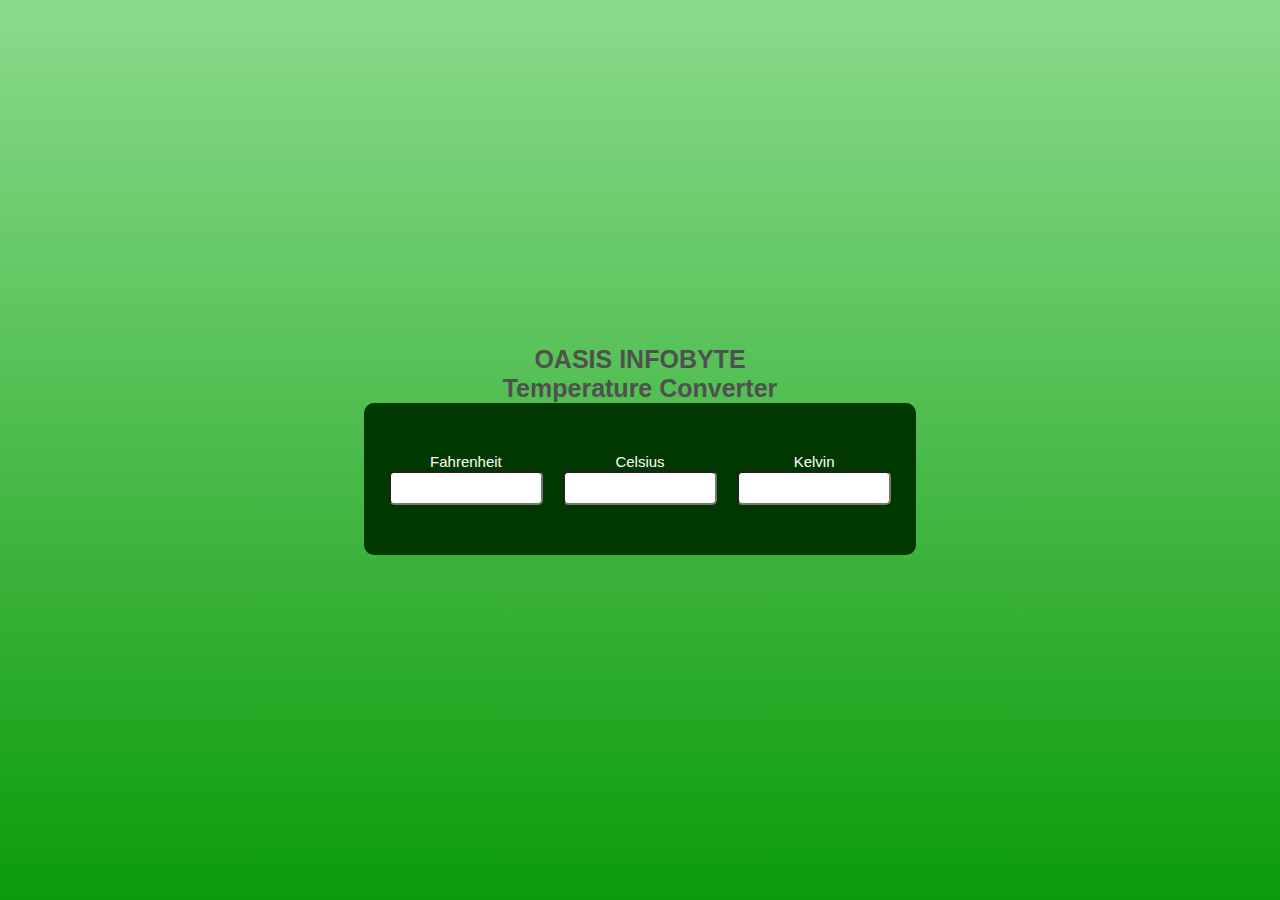
<file: TEMPERATURE CONVERTER/temperature.html>
<!DOCTYPE html>
<html lang="en">

<head>
	<meta charset="UTF-8">
	<meta name="viewport"
		content="width=device-width,initial-scale=1.0">

	<style>
		* {
			margin: 0;
			padding: 0;
			font-family:
				Verdana, Geneva, Tahoma, sans-serif;
		}

		.container {
			width: 100%;
			height: 100vh;
			background-image:
				linear-gradient(rgb(140, 219, 140),
					rgb(10, 155, 10));
			display: flex;
			flex-direction: column;
			justify-content: center;
			align-items: center;
		}

		.container h1 {
			color: rgb(79, 81, 79);
			font-weight: 700;
			font-size: 25px;
			text-align: center;
		}

		.converter-row {
			display: flex;
			width: 40%;
			justify-content: space-between;
			align-items: center;
			background: rgb(0, 56, 0);
			border-radius: 10px;
			padding: 50px 20px;
		}

		.col {
			flex-basis: 32%;
			text-align: center;
		}

		.col label {
			font-size: 15px;
			font-weight: 500;
			margin-bottom: 10px;
			color: #fff;
		}

		.col input {
			width: 150px;
			height: 30px;
			background: white;
			border-radius: 5px;
			text-align: center;
		}
	</style>
</head>

<body>
	<div class="container">
		<h1>OASIS INFOBYTE <br>
			Temperature Converter</h1>
		<div class="converter-row">
			<div class="col">
				<label>Fahrenheit</label>
				<input type="number" id="fahrenheit">
			</div>

			<div class="col">
				<label>Celsius</label>
				<input type="number" id="celsius">
			</div>

			<div class="col">
				<label>Kelvin</label>
				<input type="number" id="kelvin">
			</div>
		</div>
	</div>

	<script>
		let celsius =
			document.getElementById('celsius');
		let fahrenheit =
			document.getElementById('fahrenheit');
		let kelvin =
			document.getElementById('kelvin');
		celsius.oninput = function () {
			let f = (parseFloat(celsius.value) * 9) / 5 + 32;
			fahrenheit.value = parseFloat(f.toFixed(2));

			let k = (parseFloat(celsius.value) + 273.15);
			kelvin.value = parseFloat(k.toFixed(2));
		}
		fahrenheit.oninput = function () {
			let c = ((parseFloat(
				fahrenheit.value) - 32) * 5) / 9;
			celsius.value = parseFloat(c.toFixed(2));

			let k = (parseFloat(
				fahrenheit.value) - 32) * 5 / 9 + 273.15;
			kelvin.value = parseFloat(k.toFixed(2));
		}
		kelvin.oninput = function () {
			let f = (parseFloat(
				kelvin.value) - 273.15) * 9 / 5 + 32;
			fahrenheit.value = parseFloat(f.toFixed(2));

			let c = (parseFloat(kelvin.value) - 273.15);
			celsius.value = parseFloat(c.toFixed(2));
		}
	</script>
</body>

</html>
</file>
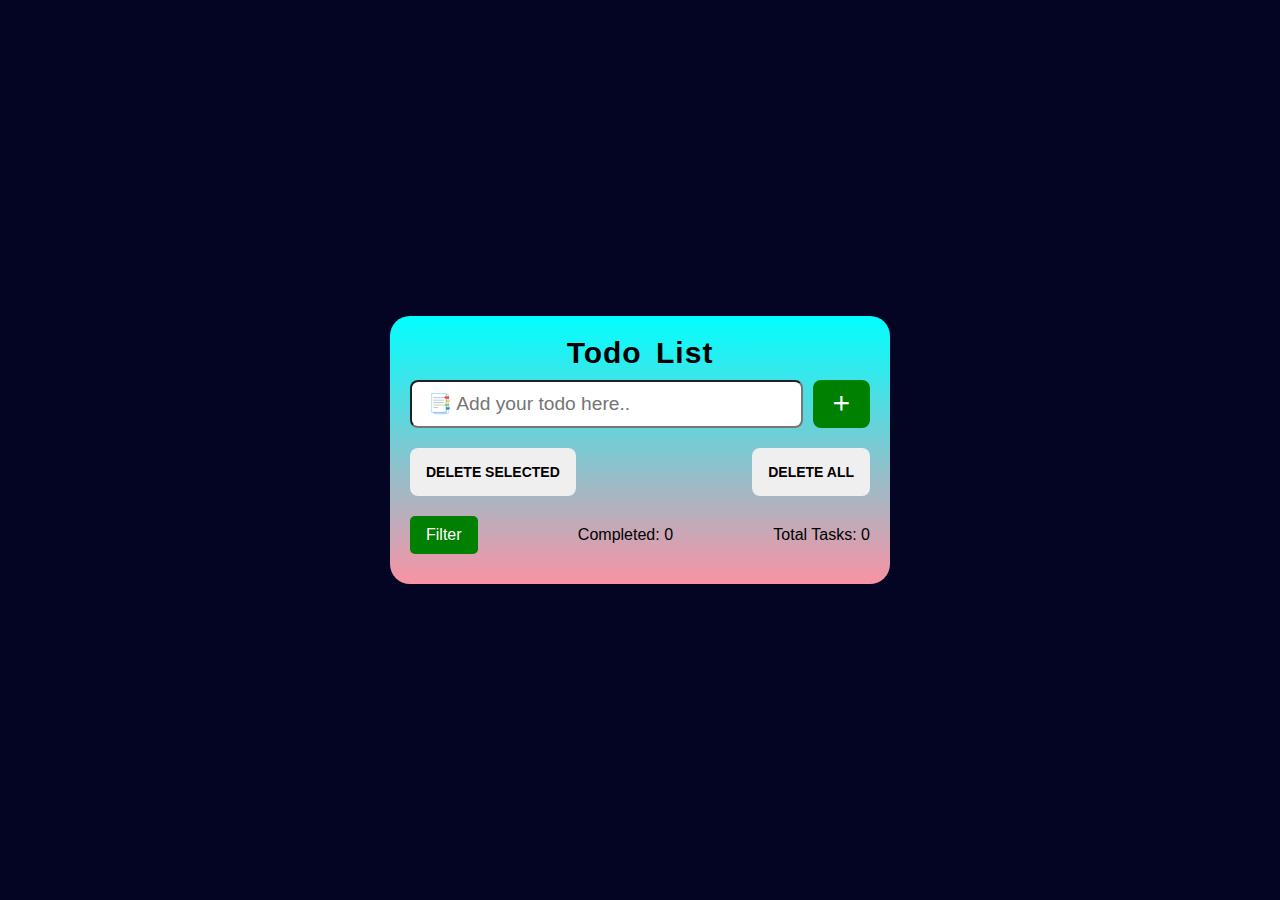
<file: TO DO LIST/Todolist.html>
<!DOCTYPE html>
<html lang="en" data-theme="bumblebee">

<head>
    <meta charset="UTF-8">
    <meta http-equiv="X-UA-Compatible" content="IE=edge">
    <meta name="viewport" content="width=device-width, initial-scale=1.0">
    <!-- css -->
    <link rel="stylesheet" href="style.css">
    <!--Icons-->
    <link href='https://unpkg.com/boxicons@2.1.2/css/boxicons.min.css' rel='stylesheet'>
    <link rel="icon" type="image/x-icon" href="to do.png">

    <title>Todolist</title>
</head>

<body>

    <!-- main todo container -->
    <div class="container">
        <!-- header that has input and add button -->
        <header>
            <h1>Todo List</h1>

            <div class="input-section">
                <input id="todo-input" type="text" placeholder="📑 Add your todo here.."
                    class="input w-full max-w-xs" />
                <button id="add-button" class="btn btn-add ">
                    <i class="bx bx-plus bx-sm"></i>
                </button>
            </div>
        </header>

        <!-- delete buttons -->

        <div class="todos-filter">

            <button id="delete-selected" class="btn btn-ghost delete-selected-btn">
                Delete Selected
            </button>
            <button id="delete-all" class="btn btn-ghost delete-all-btn">
                Delete All
            </button>
        </div>


        <!-- this is the dynamic content which dds ups all the todos -->
        <ul id="all-todos" class="todos-list">

        </ul>


        <!-- dropdown throgh which we can apply filters -->
        <div class="filters">
            <div class="dropdown">
                <button class="dropbtn">Filter</button>
                <div class="dropdown-content">
                    <a href="#" id="all">All</a>
                    <a href="#" id="rem">Pending</a>
                    <a href="#" id="com">Completed</a>
                </div>
            </div>

            <!-- value showing completed task and all -->
            <div class="completed-task">
                <p>Completed: <span id="c-count">0</span></p>
            </div>
            <div class="remaining-task">
                <p>Total Tasks: <span id="r-count">0</span></p>
            </div>
        </div>
    </div>

    <!-- JS -->
    <script src="list.js"></script>

</body>

</html>
</file>
<file: CALCULATOR/style.css>
body{
    background-color: #c0d3cf;
  }
  
  #calculator {
      width: 400px;
      height: 570px;
      margin: 100px auto;
      background-color: #797373;
      color: #fff;
      border-radius: 10px;
      border-radius: 20px;
      box-shadow: 10px 10px 15px .1px black;
    }
  
    .display {
      width: 100%;
      height: 80px;
      background-color: #4e5a49;
      font-size: 36px;
      text-align: right;
      padding: 20px;
      box-sizing: border-box;
     border-top-right-radius: 20px;
     border-top-left-radius: 20px;
     font-weight: bolder;
     font-family: cursive;
    }
  
    .buttons {
      display: grid;
      grid-template-columns: repeat(4, 1fr);
      grid-gap: 20px;
      padding: 20px;
    }
  
    button {
      width: 100%;
      height: 70px;
      font-size: 24px;
      background-color: #fff;
      color: #333;
      border-radius: 5px;
      border: none;
      cursor: pointer;
      filter: drop-shadow(10px 10px 10px rgb(19, 24, 19));
      font-weight: bolder;
    }
    button:hover{
      transform: scale(1.05);
    }
  
    .operator {
      background-color: #f39c12;
      color: #fff;
    }
</file>
<file: LOGIN AUTHENTICATION/style.css>
@import url(
"https://fonts.googleapis.com/css2?family=Poppins:ital,wght@0,100;0,200;0,300;0,400;0,500;0,600;0,700;0,800;0,900;1,100;1,200;1,300;1,400;1,500;1,600;1,700;1,800;1,900&display=swap");

* {
	margin: 0;
	padding: 0;
	box-sizing: border-box;
	font-family: "Poppins", sans-serif;
}

body {
	height: 100vh;
	width: 100vw;
	display: flex;
	justify-content: center;
	align-items: center;
	flex-direction: column;
	gap: 30px;
	background-color: rgb(231, 231, 231);
}

header {
	width: 100%;
	display: flex;
	flex-direction: column;
	align-items: center;
	justify-content: center;
	gap: 8px;
}

.heading {
	color: rgb(231, 179, 23);
}

.title {
	font-weight: 400;
	letter-spacing: 1.5px;
}

.container {
	height: 600px;
	width: 500px;
	background-color: white;
	box-shadow: 8px 8px 20px rgb(128, 128, 128);
	position: relative;
	overflow: hidden;
}

.btn {
	height: 60px;
	width: 300px;
	margin: 20px auto;
	box-shadow: 10px 10px 30px rgb(254, 215, 188);
	border-radius: 50px;
	display: flex;
	justify-content: space-around;
	align-items: center;
}

.login,
.signup {
	font-size: 22px;
	border: none;
	outline: none;
	background-color: transparent;
	position: relative;
	cursor: pointer;
}

.slider {
	height: 60px;
	width: 150px;
	border-radius: 50px;
	background-image: linear-gradient(to right,
			rgb(255, 195, 110),
			rgb(255, 146, 91));
	position: absolute;
	top: 20px;
	left: 100px;
	transition: all 0.5s ease-in-out;
}

.moveslider {
	left: 250px;
}

.form-section {
	height: 500px;
	width: 1000px;
	padding: 20px 0;
	display: flex;
	position: relative;
	transition: all 0.5s ease-in-out;
	left: 0px;
}

.form-section-move {
	left: -500px;
}

.login-box,
.signup-box {
	height: 100%;
	width: 500px;
	display: flex;
	flex-direction: column;
	align-items: center;
	justify-content: center;
	padding: 0px 40px;
}

.login-box {
	gap: 50px;
}

.signup-box {
	gap: 30px;
}

.ele {
	height: 60px;
	width: 400px;
	outline: none;
	border: none;
	color: rgb(77, 77, 77);
	background-color: rgb(240, 240, 240);
	border-radius: 50px;
	padding-left: 30px;
	font-size: 18px;
}

.clkbtn {
	height: 60px;
	width: 150px;
	border-radius: 50px;
	background-image: linear-gradient(to right,
			rgb(255, 195, 110),
			rgb(255, 146, 91));
	font-size: 22px;
	border: none;
	cursor: pointer;
}

/* For Responsiveness of the page */

@media screen and (max-width: 650px) {
	.container {
		height: 600px;
		width: 300px;
	}

	.title {
		font-size: 15px;
	}

	.btn {
		height: 50px;
		width: 200px;
		margin: 20px auto;
	}

	.login,
	.signup {
		font-size: 19px;
	}

	.slider {
		height: 50px;
		width: 100px;
		left: 50px;
	}

	.moveslider {
		left: 150px;
	}

	.form-section {
		height: 500px;
		width: 600px;
	}

	.form-section-move {
		left: -300px;
	}

	.login-box,
	.signup-box {
		height: 100%;
		width: 300px;
	}

	.ele {
		height: 50px;
		width: 250px;
		font-size: 15px;
	}

	.clkbtn {
		height: 50px;
		width: 130px;
		font-size: 19px;
	}
}

@media screen and (max-width: 320px) {
	.container {
		height: 600px;
		width: 250px;
	}

	.heading {
		font-size: 30px;
	}

	.title {
		font-size: 10px;
	}

	.btn {
		height: 50px;
		width: 200px;
		margin: 20px auto;
	}

	.login,
	.signup {
		font-size: 19px;
	}

	.slider {
		height: 50px;
		width: 100px;
		left: 27px;
	}

	.moveslider {
		left: 127px;
	}

	.form-section {
		height: 500px;
		width: 500px;
	}

	.form-section-move {
		left: -250px;
	}

	.login-box,
	.signup-box {
		height: 100%;
		width: 250px;
	}

	.ele {
		height: 50px;
		width: 220px;
		font-size: 15px;
	}

	.clkbtn {
		height: 50px;
		width: 130px;
		font-size: 19px;
	}
}
</file>
<file: PIZZA DELIVERY WEBSITE/css/style.css>
@import url('https://fonts.googleapis.com/css2?family=Nunito:wght@200;300;400;500;600;800&display=swap');

:root{
   --red:#e74c3c;
   --black:#333;
   --white:#fff;
   --light-bg:#f5f5f5;
   --light-color:#666;
   --border:.1rem solid var(--light-color);
   --box-shadow:0 .5rem 1rem rgba(0,0,0,.1);
}

*{
   font-family: 'Nunito', sans-serif;
   margin:0; padding:0;
   box-sizing: border-box;
   outline: none; border:none;
   text-decoration: none;
   transition: .2s linear; 
}

::-webkit-scrollbar{
   width: 1rem;
   height: .5rem;
}

::-webkit-scrollbar-track{
   background-color: transparent;
}

::-webkit-scrollbar-thumb{
   background-color: var(--red);
}

html{
   font-size: 62.5%;
   overflow-x: hidden;
   scroll-behavior: smooth;
   scroll-padding-top: 7.5rem;
}

body{
   background: var(--light-bg);
   overflow-x: hidden;
}

section{
   padding:2rem;
   margin:0 auto;
   max-width: 1200px;
}

.heading{
   text-align: center;
   margin-bottom: 2rem;
   font-size: 4rem;
   color:var(--black);
   text-transform: uppercase;
}

.btn{
   display: block;
   width: 100%;
   margin-top: 1rem;
   border-radius: .5rem;
   padding:1rem 3rem;
   font-size: 2rem;
   color:var(--white);
   background-color: var(--red);
   cursor: pointer;
   text-transform: capitalize;
   text-align: center;
}

.btn:hover{
   background-color:var(--black);
}

.header{
   position: fixed;
   top:0; left:0; right:0;
   background-color: var(--white);
   box-shadow: var(--box-shadow);
   z-index: 1000;
}

.header .flex{
   display: flex;
   align-items: center;
   justify-content: space-between;
   position: relative;
}

.header .flex .logo{
   font-size: 2.5rem;
   color:var(--black);
}

.header .flex .navbar a{
   margin:0 1rem;
   font-size: 2.2rem;
   color:var(--black);
}

.header .flex .navbar a:hover{
   text-decoration: underline;
   color:var(--red);
}

.header .flex .icons div{
   font-size: 2.5rem;
   color:var(--light-color);
   cursor: pointer;
   margin-left: 1.7rem;
}

.header .flex .icons div:hover{
   color:var(--red);
}

.header .flex .icons div span{
   font-size: 2rem;
}

#menu-btn{
   display: none;
}

.user-account{
   position: fixed;
   top:0; right:-110%;
   width: 100%;
   z-index: 1100;
   background-color: var(--white);
   height: 100vh;
   overflow-y: scroll;
}

.user-account.active{
   right: 0;
}

.user-account #close-account{
   text-align: right;
   margin-bottom: 2.5rem;
}

.user-account #close-account span{
   cursor: pointer;
   font-size: 2.5rem;
   color:var(--red);
   text-decoration: underline;
}

.user-account #close-account span:hover{
   color:var(--black);
}

.user-account .user{
   padding:1.5rem;
   text-align: center;
   background-color: var(--light-bg);
   border-radius: .5rem;
}

.user-account .user p{
   font-size: 2rem;
   color:var(--black);
}

.user-account .user p span{
   color:var(--red);
}

.user-account .display-orders{
   padding:3rem 2rem;
   text-align: center;
   background-color: var(--light-bg);
   border-radius: .5rem;
   margin:2rem 0;
   display: flex;
   align-items: flex-start;
   justify-content: center;
   gap:1.5rem;
   flex-wrap: wrap;
}

.user-account .display-orders p{
   padding:1rem 2.5rem;
   font-size: 2rem;
   color:var(--light-color);
   background-color: var(--white);
   border-radius: .5rem;
   box-shadow: var(--box-shadow);
}

.user-account .display-orders p span{
   color: var(--red);
}

.user-account .flex{
   display: flex;
   flex-wrap: wrap;
   gap:2rem;
   align-items: flex-start;
}

.user-account .flex form{
   flex:1 1 40rem;
   border-radius: .5rem;
   padding:2rem;
   background-color: var(--light-bg);
}

.user-account .flex form h3{
   font-size: 2.5rem;
   margin-bottom: 1rem;
   text-transform: uppercase;
   text-align: center;
   color:var(--black);
}

.user-account .flex form .box{
   width: 100%;
   margin:1rem 0;
   border-radius: .5rem;
   background-color: var(--white);
   padding:1.4rem;
   font-size: 1.8rem;
   color:var(--black);
}

.my-orders{
   position: fixed;
   top:0; right:-110%;
   width: 35rem;
   z-index: 1100;
   background-color: var(--light-bg);
   border-left: var(--border);
   height: 100vh;
   overflow-y: scroll;
}

.my-orders.active{
   right: 0;
}

.my-orders #close-orders{
   text-align: right;
   margin-bottom: 2.5rem;
}

.my-orders #close-orders span{
   cursor: pointer;
   font-size: 2.5rem;
   color:var(--red);
   text-decoration: underline;
}

.my-orders #close-orders span:hover{
   color:var(--black);
}

.my-orders .title{
   text-align: center;
   margin-bottom: 1rem;
   color:var(--black);
   font-size: 3rem;
   text-transform: capitalize;
}

.my-orders .box{
   background-color: var(--white);
   border-radius: .5rem;
   padding:1rem 2rem;
   box-shadow: var(--box-shadow);
   margin:1.5rem 0;
}

.my-orders .box p{
   margin:1rem 0;
   font-size: 1.7rem;
   color:var(--light-color);
   line-height: 1.5;
}

.my-orders .box p span{
   color:var(--black);
}

.shopping-cart{
   position: fixed;
   top:0; right:-110%;
   width: 35rem;
   z-index: 1100;
   background-color: var(--light-bg);
   border-left: var(--border);
   height: 100vh;
   overflow-y: scroll;
}

.shopping-cart.active{
   right: 0;
}

.shopping-cart #close-cart{
   text-align: right;
   margin-bottom: 2.5rem;
}

.shopping-cart #close-cart span{
   cursor: pointer;
   font-size: 2.5rem;
   color:var(--red);
   text-decoration: underline;
}

.shopping-cart #close-cart span:hover{
   color:var(--black);
}

.shopping-cart .box{
   display: flex;
   position: relative;
   align-items: center;
   gap:1.5rem;
   border-radius: .5rem;
   box-shadow: var(--box-shadow);
   padding:1.5rem;
   background-color: var(--white);
   margin:1.7rem 0;
}

.shopping-cart .box .fa-times{
   position: absolute;
   top:1.2rem; right:1.2rem;
   font-size: 1.8rem;
   cursor: pointer;
   color:var(--red);
}

.shopping-cart .box .fa-times:hover{
   color:var(--black);
}

.shopping-cart .box img{
   width: 7rem;
}

.shopping-cart .box .content p{
   font-size: 1.8rem;
   color:var(--light-color);
}

.shopping-cart .box .content p span{
   color:var(--red);
}

.shopping-cart .box .content form{
   margin-top: 1.5rem;
   display: flex;
   gap:1rem;
}

.shopping-cart .box .content form .qty{
   border:var(--border);
   border-radius: .5rem;
   padding:1rem;
   font-size: 1.8rem;
   color:var(--black);
   width: 8rem;
}

.shopping-cart .box .content form .fa-edit{
   width: 5.5rem;
   font-size: 1.7rem;
   cursor: pointer;
   border-radius: .5rem;
   background-color: var(--light-bg);
   color:var(--black);
}

.shopping-cart .box .content form .fa-edit:hover{
   background-color: var(--black);
   color:var(--white);
}

@keyframes fadeLeft{
   0%{
      transform: translateX(5rem);
   }
}

@keyframes fadeRight{
   0%{
      transform: translateX(-5rem);
   }
}

.home-bg{
   background:url(../images/home-bg.jpg) no-repeat;
   background-size: cover;
   background-position: center;
}

.home-bg .home .slide-container{
   margin-top: 12rem;
}

.home-bg .home .slide-container .slide{
   display: none;
   align-items: center;
   gap:1.5rem;
   flex-wrap: wrap;
}

.home-bg .home .slide-container .slide.active{
   display: flex;
}

.home-bg .home .slide-container .slide .image{
   flex:1 1 40rem;
   animation: fadeRight .4s linear;
}

.home-bg .home .slide-container .slide .image img{
   width: 100%;
}
.home-bg .home .slide-container .slide .content{
   flex:1 1 40rem;
   text-align: center;
   animation: fadeLeft .4s linear;
}

.home-bg .home .slide-container .slide .content h3{
   color:var(--white);
   margin-bottom: 3rem;
   text-transform: capitalize;
   font-size: 7.5rem;
   text-shadow: var(--box-shadow);
   line-height: 1;
}

.home-bg .home .slide-container .slide .content .fa-angle-left,
.home-bg .home .slide-container .slide .content .fa-angle-right{
   height: 5rem;
   width: 5rem;
   line-height: 4.8rem;
   font-size: 2rem;
   color:var(--black);
   background-color: var(--white);
   margin:0 .5rem;
   box-shadow: var(--box-shadow);
   cursor: pointer;
   border-radius: .5rem;
}

.home-bg .home .slide-container .slide .content .fa-angle-left:hover,
.home-bg .home .slide-container .slide .content .fa-angle-right:hover{
   background-color: var(--red);
   color:var(--white);
}

.about .box-container{
   display: grid;
   grid-template-columns: repeat(auto-fit, 35rem);
   gap:1.5rem;
   align-items: flex-start;
   justify-content: center;
}

.about .box-container .box{
   background-color: var(--white);
   border-radius: .5rem;
   padding:2rem;
   text-align: center;
   box-shadow: var(--box-shadow);
}

.about .box-container .box img{
   width: 100%;
   margin-bottom: 2rem;
}

.about .box-container .box h3{
   font-size: 2.5rem;
   color:var(--black);
}

.about .box-container .box p{
   padding:1rem 0;
   line-height: 2;
   font-size: 1.6rem;
   color:var(--light-color);
}

.menu .box-container{
   display: grid;
   grid-template-columns: repeat(auto-fit, 35rem);
   gap:1.5rem;
   align-items: flex-start;
   justify-content: center;
}

.menu .box-container .box{
   background-color: var(--white);
   border-radius: .5rem;
   padding:2rem;
   text-align: center;
   box-shadow: var(--box-shadow);
   position: relative;
}

.menu .box-container .box img{
   width: 100%;
   margin-bottom: 1rem;
}

.menu .box-container .box .price{
   background-color: var(--black);
   border-radius: .5rem;
   padding:.5rem 1rem;
   font-size: 1.7rem;
   color:var(--white);
   position: absolute;
   top:1rem; left:1rem;
}

.menu .box-container .box .price span{
   font-size: 2.5rem;
}

.menu .box-container .box .name{
   font-size: 2rem;
   color:var(--black);
   margin:.5rem 0;
}

.menu .box-container .box form{
   display: flex;
   gap:1rem;
}

.menu .box-container .box form .qty{
   width: 8rem;
   border:var(--border);
   padding:1rem;
   margin-top: 1rem;
   border-radius: .5rem;
   font-size: 1.8rem;
   color:var(--black);
}

.order form{
   background-color: var(--white);
   box-shadow: var(--box-shadow);
   padding:2rem;
   border-radius: .5rem;
}

.order form .display-orders{
   display: flex;
   align-items: flex-start;
   justify-content: center;
   margin-bottom: 2rem;
   gap:1.5rem;
   flex-wrap: wrap;
   padding:3rem 2rem;
   background-color: var(--light-bg);
   border-radius: .5rem;
}

.order form .display-orders p{
   font-size: 2rem;
   color:var(--light-color);
   background-color: var(--white);
   padding:1rem 3rem;
   border-radius: .5rem;
   box-shadow: var(--box-shadow);
}

.order form .display-orders p span{
   color:var(--red);
}

.order form .flex{
   display: flex;
   flex-wrap: wrap;
   gap:1.5rem;
   justify-content: space-between;
}

.order form .flex .inputBox{
   width: 49%;
}

.order form .flex .inputBox span{
   font-size: 1.8rem;
   color:var(--light-color);
}

.order form .flex .inputBox .box{
   width: 100%;
   background-color: var(--light-bg);
   padding:1.4rem;
   font-size: 1.8rem;
   color:var(--black);
   border-radius: .5rem;
   margin:1rem 0;
}

.faq .accordion-container{
   max-width: 70rem;
   margin:0 auto;
}

.faq .accordion-container .accordion{
   margin:1.5rem 0;
   box-shadow: var(--box-shadow);
}

.faq .accordion-container .accordion .accordion-heading{
   padding:1.5rem;
   background: var(--black);
   color:var(--white);
   cursor: pointer;
   font-size: 2rem;
   display: flex;
   align-items: center;
   justify-content: space-between;
   gap:1.5rem;
}

.faq .accordion-container .accordion .accrodion-content{
   padding:2rem;
   background-color: var(--white);
   line-height: 2;
   color:var(--light-color);
   font-size: 1.6rem;
   display: none;
}

.faq .accordion-container .accordion.active .accrodion-content{
   display: inline-block;
}

.faq .accordion-container .accordion.active .accordion-heading{
   background: var(--red);
}

.faq .accordion-container .accordion.active .accordion-heading i{
   transform: rotate(180deg);
}

.footer .box-container{
   display: grid;
   grid-template-columns: repeat(auto-fit, minmax(27rem, 1fr));
   gap:1.5rem;
   align-items: flex-start;
   justify-content: center;
}

.footer .box-container .box{
   padding:2rem;
   text-align: center;
   background-color: var(--white);
   box-shadow: var(--box-shadow);
   border-radius: .5rem;
}

.footer .box-container .box i{
   height: 6rem;
   width: 6rem;
   line-height: 6rem;
   font-size: 2rem;
   color:var(--white);
   background-color: var(--red);
   border-radius: 50%;
   margin-bottom: .5rem;
}

.footer .box-container .box h3{
   margin:1rem 0;
   color:var(--black);
   text-transform: capitalize;
   font-size: 2rem;
}

.footer .box-container .box p{
   line-height: 2;
   font-size: 1.6rem;
   color:var(--light-color);
}

.footer .credit{
   text-align: center;
   margin-top: 3rem;
   padding:1rem 0;
   padding-top: 3rem;
   border-top: var(--border);
   font-size: 2rem;
   color:var(--black);
   /* padding-bottom: 8rem; */
}

.footer .credit span{
   color: var(--red);
}
















/* media queries  */

@media (max-width:991px){

   html{
      font-size: 55%;
   }
   
}

@media (max-width:768px){

   #menu-btn{
      display: inline-block;
   }

   .header .flex .navbar{
      position: absolute;
      top:99%; left:0; right:0;
      background-color: var(--white);
      border-top: var(--border);
      border-bottom: var(--border);
      clip-path: polygon(0 0, 100% 0, 100% 0, 0 0);
   }

   .header .flex .navbar.active{
      clip-path: polygon(0 0, 100% 0, 100% 100%, 0 100%);
   }

   .header .flex .navbar a{
      display: block;
      margin:2rem;
   }

   .home-bg .home .slide-container .slide .content h3{
     font-size: 4rem;
   }

   .order form .flex .inputBox{
      width: 100%;
   }

}

@media (max-width:450px){

   html{
      font-size: 50%;
   }

   .my-orders{
      width: 100%;
      border-left: 0;
   }

   .shopping-cart{
      width: 100%;
      border-left: 0;
   }

   .about .box-container{
      grid-template-columns: 1fr;
   }

   .menu .box-container{
      grid-template-columns: 1fr;
   }
   
}
</file>
<file: TO DO LIST/style.css>
@import url('https://fonts.googleapis.com/css2?family=Poppins:wght@200;300;400;500;600;800;900&display=swap');

/* for whole documents */
* {
    margin: 0;
    padding: 0;
    box-sizing: border-box;
    font-family:'Franklin Gothic Medium', 'Arial Narrow', Arial, sans-serif;
}

/* for hide scroll bar */
::-webkit-scrollbar {
    display: none;
}

body{
    position: relative;
    height: 100vh;
    display: flex;
    justify-content: center;
    align-items: center;
    background-color: rgb(4, 4, 35);
}



.container {
    display: flex;
    align-items: center;
    justify-content: center;
    flex-direction: column;
    margin: 0 400px;
    min-width: 500px;
    max-width: 1000px;
    background-image: linear-gradient(aqua, rgb(249, 146, 164));
    border-radius: 20px;
    padding: 20px;
}
/* header */

.container header {
    display: flex;
    justify-content: center;
    align-items: center;
    flex-direction: column;
    width: 100%;
    margin-bottom: 20px;
}

header h1 {
    font-size: 30px;
    font-weight: bolder;
    margin-bottom: 10px;
    letter-spacing: 1px;
    word-spacing: 5px;
}


/* input-section */

header .input-section {
    width: 100%;
    display: flex;
    flex-direction: row;
    justify-content: space-between;
    align-items: center;
    width: 100%;
    height: 100%;
}

.input-section input {
    margin-right: 10px;
    max-width: 100%;
}
.max-w-xs {
    max-width: 20rem;
}
.w-full {
    width: 100%;
}

.input {
    border-radius: 0.5rem;
    height: 3rem;
    border-width: 2px black solid;
    flex-shrink: 1;
    padding: 0rem 1rem;
    font-size: 1.2rem;
    line-height: 2;
}

/* todofilters */

.todos-filter, .filters {
    display: flex;
    justify-content: space-between;
    align-items: center;
    width: 100%;
    height: 100%;
    margin-bottom: 10px;
}
.filters {
  margin-top: 10px;
}


.todos-list {
    display: flex;
    flex-direction: column;
    justify-content: space-between;
    align-items: center;
    min-height: 100%;
    max-height: 54vh;
    overflow-y: scroll;
    width: 100%;
}

.todos-list .todo-item{
    display: flex;
    flex-direction: row;
    justify-content: space-between;
    align-items: center;
    padding: 10px;
    width: 100%;
}

.todo-item{
      background-color: wheat;
      border-radius: 12px;
      margin-bottom: 5px;
}

.todo-item p{
    margin-right: 10px;
    font-size: 1.4rem;
}

.todo-item .todo-actions {
    display: flex;
    flex-direction: row;
    align-items: center;
    justify-content: end;
    width: 100%;
    height: 100%;
}

.todo-actions button:not(:last-child){
    margin-right: 10px;
}

.di, .ci{
    pointer-events: none;
}


.line{
    text-decoration: line-through;
}


/*buttons styling*/
.btn{
    cursor: pointer;
    user-select: none;
    border: none;
    outline: none;
    text-align: center;
    border-radius: 0.5rem;
    height: 3rem;
    min-height: 3rem;
    text-transform: uppercase;
    border-width:1px;
    animation: button-pop var(--animation-btn,.25s)ease-in-out;
    flex-wrap: wrap;
    flex-shrink: 0;
    justify-content: center;
    align-items: center;
    padding-left: 1rem;
    padding-right: 1rem;
    font-size: .875rem;
    font-weight: 600;
    line-height: 1em;
    text-decoration-line: none;
    transition: .2s all cubic-bezier(.4,0,.2,1);
    display: inline-flex;
}

.btn:hover{
    background-color: rgb(108, 109, 110);
    color: white;
}


.btn-add{
    background-color: green;
    color: white
}
.btn-add:hover{
    background-color: white;
    color:rgb(255, 221, 0);
}

.btn-success{
    opacity: 1;
    background-color:rgb(50, 177, 50);
    color: white
}

.btn-success:hover{
    background-color: white;
    color:rgb(50, 177, 50);
}

.btn-error{
    opacity: 1;
    background-color:rgb(246, 77, 4);
    color: white
}
.btn-error:hover{
    background-color: white;
    color:rgb(246, 77, 4);
}
/*
dropdown*/
.dropbtn {
    background-color: green;
    color: white;
    padding: 10px 16px;
    font-size: 16px;
    border: none;
    cursor: pointer;
    border-radius: 5px;
  }
  
  .dropdown {
    position: relative;
    display: inline-block;
  }
  
  .dropdown-content {
    display: none;
    position: absolute;
    background-color: #f9f9f9;
    min-width: 160px;
    box-shadow: 0px 8px 16px 0px rgba(0,0,0,0.2);
    z-index: 1;
  }
  
  .dropdown-content a {
    color: black;
    padding: 12px 16px;
    text-decoration: none;
    display: block;
  }
  
  .dropdown-content a:hover {background-color: #f1f1f1}
  
  .dropdown:hover .dropdown-content {
    display: block;
  }
  
  .dropdown:hover .dropbtn {
    background-color: white;
    color: yellowgreen;
  }



/* Responsive */
@media only screen and (max-width: 530px) {
    .container {
        margin: 0 20px;
        max-width: 96%;
        min-width: 96%;
    }
}
</file>
